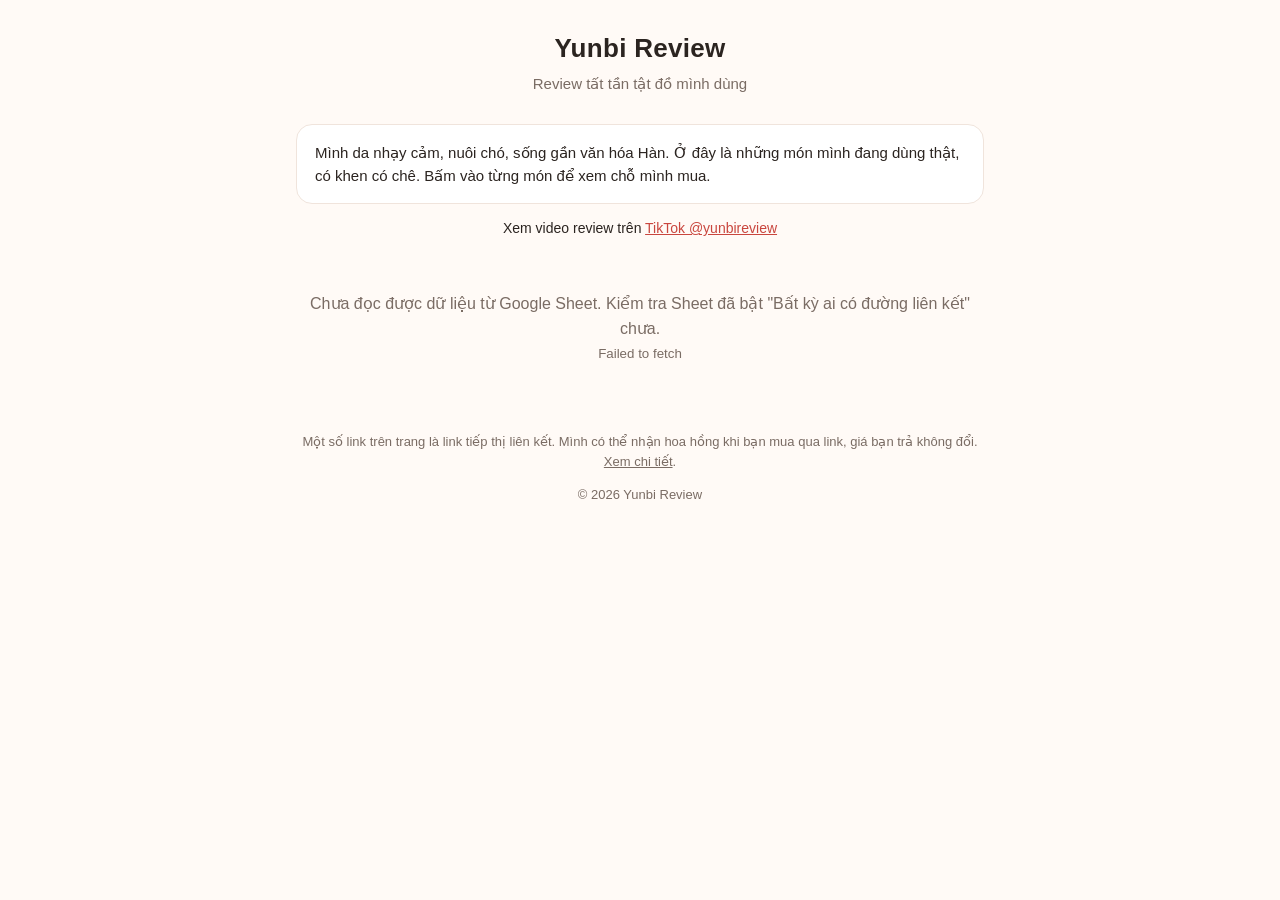
<file: index.html>
<!DOCTYPE html>
<html lang="vi">
<head>
  <meta charset="utf-8">
  <meta name="viewport" content="width=device-width, initial-scale=1">
  <title>Yunbi Review</title>
  <meta name="description" content="Review tất tần tật đồ mình dùng: skincare cho da nhạy cảm, đồ cho nhà nuôi chó, đồ Hàn đáng mua. Có khen có chê, link mua ở từng món.">
  <meta property="og:title" content="Yunbi Review">
  <meta property="og:description" content="Review tất tần tật đồ mình dùng. Có khen có chê, link mua ở từng món.">
  <!-- PINTEREST: dán thẻ meta xác minh của Pinterest vào dòng dưới -->

  <link rel="stylesheet" href="style.css">
</head>
<body data-page="index">
<div class="wrap">
<header class="top">
  <h1><a href="index.html">Yunbi Review</a></h1>
  <p class="tag">Review tất tần tật đồ mình dùng</p>
</header>
<div class="intro">Mình da nhạy cảm, nuôi chó, sống gần văn hóa Hàn. Ở đây là những món mình đang dùng thật, có khen có chê. Bấm vào từng món để xem chỗ mình mua.</div>
<p class="social">Xem video review trên <a href="https://www.tiktok.com/@yunbireview" target="_blank" rel="noopener">TikTok @yunbireview</a></p>
<div id="app"><p class="empty">Đang tải...</p></div>
<footer>
  <p>Một số link trên trang là link tiếp thị liên kết. Mình có thể nhận hoa hồng khi bạn mua qua link, giá bạn trả không đổi. <a href="disclosure.html">Xem chi tiết</a>.</p>
  <p>&copy; 2026 Yunbi Review</p>
</footer>
</div>
<script src="app.js"></script>
</body>
</html>
</file>
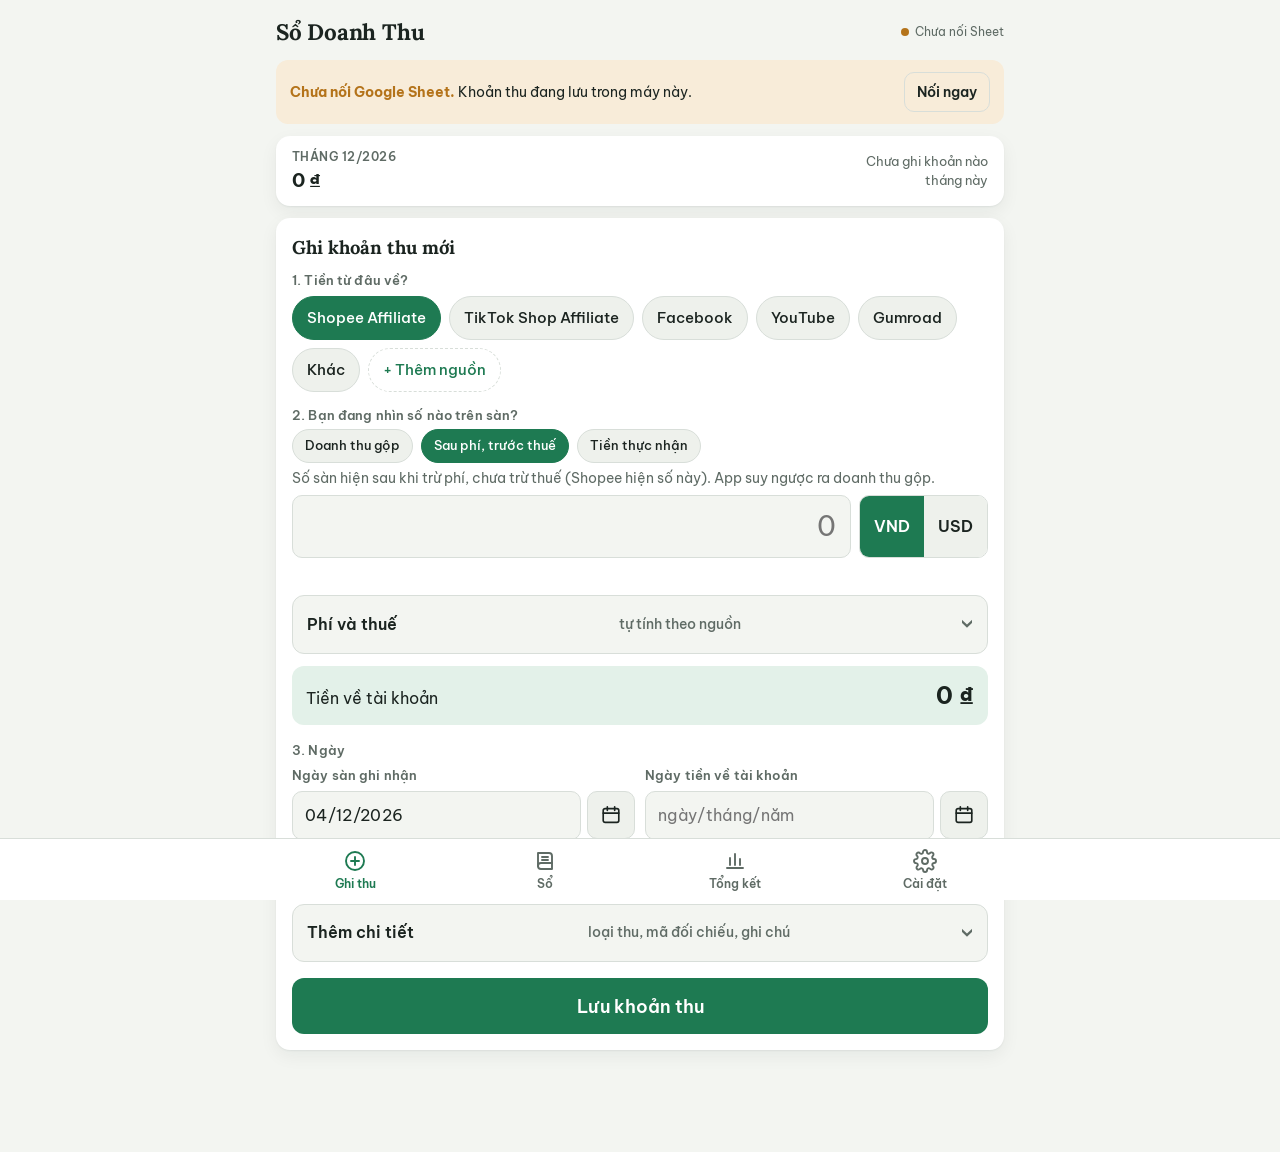
<file: so/index.html>
<!doctype html>
<html lang="vi">
<head>
<meta charset="utf-8">
<meta name="viewport" content="width=device-width,initial-scale=1,viewport-fit=cover">
<title>Sổ Doanh Thu</title>
<meta name="robots" content="noindex,nofollow">
<meta name="theme-color" content="#1e7a52">
<link rel="manifest" href="manifest.webmanifest">
<link rel="icon" type="image/png" href="icon-192.png">
<link rel="apple-touch-icon" href="apple-touch-icon.png">
<meta name="mobile-web-app-capable" content="yes">
<meta name="apple-mobile-web-app-capable" content="yes">
<meta name="apple-mobile-web-app-title" content="Sổ Doanh Thu">
<meta name="apple-mobile-web-app-status-bar-style" content="default">
<link rel="preconnect" href="https://fonts.googleapis.com">
<link rel="preconnect" href="https://fonts.gstatic.com" crossorigin>
<link rel="stylesheet" href="https://fonts.googleapis.com/css2?family=Be+Vietnam+Pro:wght@400;500;600;700&family=Lora:wght@600;700&display=swap">
<style>
/* Bố cục: một cột trên điện thoại, thanh chuyển trang dưới cùng; sổ cái giấy xanh, số liệu canh cột */
:root{
  --bg:#f3f5f1; --card:#ffffff; --fg:#1b2420; --muted:#5f6b65; --line:#d8ded9;
  --accent:#1e7a52; --accent-fg:#ffffff; --accent-soft:#e3f1e9;
  --tax:#b4731a; --tax-soft:#f8ecd9; --danger:#b8412e; --danger-soft:#f9e3df;
  --chip:#eef1ec; --shadow:0 1px 2px rgba(20,40,30,.06),0 6px 18px rgba(20,40,30,.06);
  --font:"Be Vietnam Pro",system-ui,-apple-system,"Segoe UI",Roboto,Arial,sans-serif;
  --display:"Lora",Georgia,"Times New Roman",serif;
  color-scheme:light;
}
@media (prefers-color-scheme: dark){ :root{
  --bg:#111816; --card:#1a2320; --fg:#e7ece8; --muted:#9aa8a0; --line:#2c3833;
  --accent:#4fc48f; --accent-fg:#0d1a14; --accent-soft:#1d3a2d;
  --tax:#e0a152; --tax-soft:#3a2d18; --danger:#f08a78; --danger-soft:#3f221c;
  --chip:#232e2a; --shadow:0 1px 2px rgba(0,0,0,.3),0 6px 18px rgba(0,0,0,.25); color-scheme:dark } }

*{box-sizing:border-box}
[hidden]{display:none!important}
html,body{height:100%}
body{margin:0;background:var(--bg);color:var(--fg);font-family:var(--font);font-size:16px;line-height:1.45;-webkit-text-size-adjust:100%;-webkit-tap-highlight-color:transparent}
img{max-width:100%}
.wrap{max-width:760px;margin:0 auto;padding-left:max(16px,env(safe-area-inset-left,0px));padding-right:max(16px,env(safe-area-inset-right,0px));padding-top:calc(12px + env(safe-area-inset-top,0px));padding-bottom:calc(88px + env(safe-area-inset-bottom,0px))}
header.top{display:flex;align-items:center;justify-content:space-between;gap:12px;padding-block:4px 12px}
header.top h1{font-family:var(--display);font-size:1.4rem;margin:0;font-weight:700;letter-spacing:-.01em}
.status{font:inherit;font-size:.78rem;color:var(--muted);display:flex;align-items:center;gap:6px;white-space:nowrap;background:transparent;border:0;padding:6px 0;cursor:pointer}
.status .dot{width:8px;height:8px;border-radius:50%;background:var(--muted);flex:0 0 auto}
.status.ok .dot{background:var(--accent)}
.status.warn .dot{background:var(--tax)}
.status.busy .dot{background:var(--accent);animation:pulse 1s infinite alternate}
@keyframes pulse{from{opacity:1}to{opacity:.25}}

h2{font-family:var(--display);font-size:1.15rem;margin:0 0 10px;font-weight:700}
h3{font-size:.95rem;margin:0 0 8px;font-weight:600}
.card{background:var(--card);border-radius:14px;box-shadow:var(--shadow);padding:16px;margin-bottom:14px}
.hint{color:var(--muted);font-size:.85rem;margin:4px 0 0}
label.field{display:block;margin-bottom:12px}
label.field > span, .lbl{display:block;font-size:.82rem;font-weight:600;color:var(--muted);margin-bottom:6px;letter-spacing:.01em}
input[type=text],input[type=url],input[type=number],input[type=date],select,textarea{
  width:100%;font:inherit;font-size:16px;padding:12px 12px;border:1.5px solid var(--line);border-radius:10px;background:var(--bg);color:var(--fg);min-height:48px}
input:focus,select:focus,textarea:focus,button:focus-visible,a:focus-visible{outline:3px solid var(--accent-soft);border-color:var(--accent);outline-offset:0}
input[readonly]{opacity:.7}
textarea{min-height:72px;resize:vertical}
.money{font-variant-numeric:tabular-nums;text-align:right;font-weight:600}
.row{display:flex;gap:10px;flex-wrap:wrap}
.row > *{flex:1 1 160px;min-width:0}
.chips{display:flex;flex-wrap:wrap;gap:8px}
.chip{border:1.5px solid var(--line);background:var(--chip);color:var(--fg);border-radius:999px;padding:10px 14px;font:inherit;font-size:.95rem;font-weight:500;cursor:pointer;min-height:44px}
.chip[aria-pressed="true"]{background:var(--accent);color:var(--accent-fg);border-color:var(--accent)}
.chip.add{border-style:dashed;background:transparent;color:var(--accent)}
.chip.sm{padding:6px 12px;min-height:34px;font-size:.84rem}
.seg{display:inline-flex;border:1.5px solid var(--line);border-radius:10px;overflow:hidden}
.seg button{font:inherit;font-weight:600;padding:10px 16px;border:0;background:var(--chip);color:var(--fg);cursor:pointer;min-height:44px}
.seg button[aria-pressed="true"]{background:var(--accent);color:var(--accent-fg)}
.seg.tk-basis{display:flex;width:100%;margin-bottom:10px}
.seg.tk-basis button{flex:1 1 0;min-width:0;font-size:.88rem;padding:10px 8px;line-height:1.25}
.btn{font:inherit;font-weight:600;font-size:1rem;border:0;border-radius:12px;padding:14px 18px;cursor:pointer;min-height:50px;background:var(--chip);color:var(--fg);text-decoration:none;display:inline-flex;align-items:center;justify-content:center;text-align:center}
.btn.primary{background:var(--accent);color:var(--accent-fg);width:100%;font-size:1.1rem;min-height:56px}
.btn.ghost{background:transparent;border:1.5px solid var(--line)}
.btn.danger{background:var(--danger-soft);color:var(--danger)}
.btn.sm{padding:8px 12px;min-height:40px;font-size:.9rem;border-radius:10px}
.btn[disabled]{opacity:.55;cursor:default}
.actions{display:flex;gap:10px;flex-wrap:wrap;margin-top:10px}
.actions > .btn{flex:1 1 140px}

/* Ô số tiền to */
.amount-box{margin-top:14px}
.amount-box .lbl{margin-bottom:4px}
.amount-wrap{display:flex;gap:8px;align-items:stretch;margin-top:6px}
.amount-wrap input{font-size:1.75rem;padding:10px 14px;min-height:60px;flex:1 1 auto;min-width:0}
.amount-wrap .seg{flex:0 0 auto}
.amount-wrap .seg button{min-height:60px;padding:0 14px}
.words{min-height:1.3em;font-size:.95rem;color:var(--accent);font-weight:600;margin-top:6px;text-align:right}
.words.warn{color:var(--tax)}
.quick{display:flex;gap:6px;margin-top:6px;flex-wrap:wrap}
div.field{margin-bottom:12px}
.date-wrap{position:relative;display:flex;gap:6px}
.date-wrap .date-vn{flex:1 1 auto;min-width:0;font-variant-numeric:tabular-nums;letter-spacing:.02em}
.date-vn.bad{border-color:var(--danger);background:var(--danger-soft)}
.date-wrap .cal{flex:0 0 48px;height:48px;border:1.5px solid var(--line);border-radius:10px;background:var(--chip);color:var(--fg);display:flex;align-items:center;justify-content:center}
.date-wrap .cal svg{width:22px;height:22px;stroke:currentColor;fill:none;stroke-width:1.8;stroke-linecap:round;stroke-linejoin:round}
.date-wrap input.date-native{position:absolute;right:0;top:0;width:48px;height:48px;min-height:0;opacity:0;padding:0;margin:0;border:0;cursor:pointer;color:transparent;background:transparent}
.date-wrap input.date-native:focus-visible + *, .date-wrap:focus-within .cal{border-color:var(--accent)}

/* Khối gập */
details.fold{border:1.5px solid var(--line);border-radius:12px;margin-top:12px;background:var(--bg)}
details.fold > summary{list-style:none;cursor:pointer;padding:12px 14px;display:flex;justify-content:space-between;align-items:center;gap:10px;font-weight:600;min-height:48px}
details.fold > summary::-webkit-details-marker{display:none}
details.fold > summary .sum{color:var(--muted);font-weight:500;font-size:.85rem;text-align:right;font-variant-numeric:tabular-nums;min-width:0;overflow-wrap:anywhere}
details.fold > summary::after{content:"›";font-size:1.4rem;color:var(--muted);transform:rotate(90deg);flex:0 0 auto;transition:transform .15s}
details.fold[open] > summary::after{transform:rotate(-90deg)}
details.fold .body{padding:2px 14px 14px}
.breakdown{font-size:.9rem;border-top:1px dashed var(--line);margin-top:4px;font-variant-numeric:tabular-nums}
.breakdown div{display:flex;justify-content:space-between;gap:10px;padding:6px 0;border-bottom:1px dashed var(--line)}
.breakdown div:last-child{border-bottom:0}
.breakdown .k{color:var(--muted)}
.breakdown .mid{font-weight:600}
.breakdown .tax{color:var(--tax)}
.note{font-size:.85rem;color:var(--muted);padding:10px 12px;border-left:3px solid var(--tax);background:var(--tax-soft);border-radius:8px;margin:0}
.note.ok{border-left-color:var(--accent);background:var(--accent-soft)}
.total-line{display:flex;justify-content:space-between;align-items:baseline;gap:10px;padding:12px 14px;border-radius:12px;background:var(--accent-soft);margin:12px 0 4px}
.total-line b{font-size:1.5rem;font-variant-numeric:tabular-nums;white-space:nowrap}
.total-line small{display:block;color:var(--muted);font-weight:400;font-size:.8rem}
.deduct{display:grid;grid-template-columns:1fr 1fr 1fr;gap:10px;margin-top:10px}
@media (max-width:460px){.deduct{grid-template-columns:1fr}}
.deduct .pct{font-size:.76rem;color:var(--tax);font-weight:600;font-style:normal}
.toast{position:fixed;left:50%;bottom:calc(92px + env(safe-area-inset-bottom,0px));transform:translateX(-50%);background:var(--fg);color:var(--bg);padding:12px 18px;border-radius:12px;font-weight:600;box-shadow:var(--shadow);z-index:30;max-width:calc(100vw - 32px);text-align:center}
.toast.err{background:var(--danger);color:#fff}

/* Dải trên đầu trang Ghi thu */
.strip{display:flex;justify-content:space-between;align-items:center;gap:10px;background:var(--card);border-radius:14px;box-shadow:var(--shadow);padding:12px 16px;margin-bottom:12px;text-decoration:none;color:var(--fg)}
.strip .k{font-size:.78rem;color:var(--muted);font-weight:600;text-transform:uppercase;letter-spacing:.04em}
.strip .v{font-size:1.2rem;font-weight:700;font-variant-numeric:tabular-nums}
.strip .r{text-align:right;font-size:.82rem;color:var(--muted);font-variant-numeric:tabular-nums}
.strip .r b{color:var(--fg)}
.banner{display:flex;gap:10px;align-items:center;justify-content:space-between;flex-wrap:wrap;padding:12px 14px;border-radius:12px;background:var(--tax-soft);color:var(--fg);margin-bottom:12px;font-size:.9rem}
.banner b{color:var(--tax)}

/* Thanh chuyển trang */
nav.tabs{position:fixed;left:0;right:0;bottom:0;z-index:20;background:var(--card);border-top:1px solid var(--line);display:flex;justify-content:center;padding-bottom:env(safe-area-inset-bottom,0px);padding-left:env(safe-area-inset-left,0px);padding-right:env(safe-area-inset-right,0px)}
nav.tabs .inner{display:flex;width:100%;max-width:760px}
nav.tabs a{flex:1;text-decoration:none;color:var(--muted);display:flex;flex-direction:column;align-items:center;gap:2px;padding:10px 4px 8px;font-size:.74rem;font-weight:600;min-height:60px}
nav.tabs a svg{width:24px;height:24px;stroke:currentColor;fill:none;stroke-width:1.9;stroke-linecap:round;stroke-linejoin:round}
nav.tabs a[aria-current="page"]{color:var(--accent)}

/* Sổ (danh sách) */
.filters{display:flex;gap:8px;flex-wrap:wrap;margin-bottom:12px}
.filters select{flex:1 1 110px;width:auto;min-height:44px;padding:8px 10px}
.month-head{display:flex;justify-content:space-between;align-items:baseline;gap:8px;padding:12px 4px 6px;color:var(--muted);font-size:.85rem;font-weight:600;flex-wrap:wrap}
.month-head b{color:var(--fg);font-variant-numeric:tabular-nums;font-size:.95rem}
.entry{display:grid;grid-template-columns:minmax(0,1fr) auto;gap:4px 12px;width:100%;text-align:left;font:inherit;color:var(--fg);background:var(--card);border:0;border-bottom:1px solid var(--line);padding:12px 14px;cursor:pointer}
.entry:last-child{border-bottom:0}
.entry .t1{font-weight:600}
.entry .t2{color:var(--muted);font-size:.82rem;overflow-wrap:anywhere}
.entry .m1{font-variant-numeric:tabular-nums;font-weight:700;text-align:right;font-size:1.05rem}
.entry .m2{color:var(--muted);font-size:.8rem;text-align:right;font-variant-numeric:tabular-nums}
.pill{display:inline-block;font-size:.72rem;font-weight:600;padding:2px 8px;border-radius:999px;background:var(--chip);color:var(--muted);margin-left:6px;vertical-align:middle}
.pill.wait{background:var(--tax-soft);color:var(--tax)}
.group{box-shadow:var(--shadow);border-radius:12px;overflow:hidden;background:var(--card)}
.empty{text-align:center;color:var(--muted);padding:28px 12px}
.empty b{display:block;color:var(--fg);margin-bottom:4px}

/* Tổng kết */
.tiles{display:grid;grid-template-columns:repeat(2,minmax(0,1fr));gap:10px;margin-bottom:14px}
.tile{background:var(--card);border-radius:12px;padding:12px 14px;box-shadow:var(--shadow);min-width:0}
.tile .k{font-size:.76rem;color:var(--muted);font-weight:600;text-transform:uppercase;letter-spacing:.04em}
.tile .v{font-size:1.2rem;font-weight:700;font-variant-numeric:tabular-nums;margin-top:2px;overflow-wrap:anywhere}
.tile.big{grid-column:1 / -1;background:var(--accent);color:var(--accent-fg)}
.tile.big .k{color:var(--accent-fg);opacity:.85}
.tile.big .v{font-size:1.9rem;font-family:var(--display)}
.tile.big .s{color:var(--accent-fg);opacity:.9}
.tile.grp{grid-column:1 / -1;border-left:4px solid var(--accent)}
.tile.grp.tax{border-left-color:var(--tax)}
.tile .s{font-size:.82rem;color:var(--muted);margin-top:4px;font-variant-numeric:tabular-nums}
.tile .s b{color:var(--fg)}
.tile.grp.tax .s b{color:var(--tax)}
.bar{height:10px;border-radius:999px;background:var(--chip);overflow:hidden;margin:8px 0 4px}
.bar i{display:block;height:100%;background:var(--accent);border-radius:999px}
.tbl-wrap{overflow-x:auto;-webkit-overflow-scrolling:touch}
table{border-collapse:collapse;width:100%;font-size:.9rem;min-width:420px}
th,td{padding:8px 8px;border-bottom:1px solid var(--line);text-align:right;font-variant-numeric:tabular-nums;white-space:nowrap}
th:first-child,td:first-child{text-align:left}
th{font-size:.76rem;color:var(--muted);font-weight:600;text-transform:uppercase;letter-spacing:.03em}
tfoot td{font-weight:700;border-top:2px solid var(--fg);border-bottom:0}

/* Cài đặt: mỗi nguồn một thẻ */
.src-card{border:1.5px solid var(--line);border-radius:12px;padding:12px;margin-bottom:10px;background:var(--bg)}
.src-card .head{display:flex;gap:8px;align-items:center}
.src-card .head input{font-weight:600}
.src-card .x{flex:0 0 auto;background:transparent;border:1.5px solid var(--line);border-radius:10px;color:var(--danger);font-size:1.2rem;cursor:pointer;width:44px;height:44px;line-height:1}
.src-card .grid{display:grid;grid-template-columns:repeat(3,minmax(0,1fr));gap:8px;margin-top:10px}
.src-card .grid label span{display:block;font-size:.74rem;color:var(--muted);font-weight:600;margin-bottom:4px}
.src-card .grid input{min-height:44px;padding:8px 10px;text-align:right}
.src-card .opts{display:flex;gap:8px;margin-top:10px;flex-wrap:wrap;align-items:flex-end}
.src-card .opts label.sel{flex:1 1 160px}
.src-card .opts label.sel span{display:block;font-size:.74rem;color:var(--muted);font-weight:600;margin-bottom:4px}
.src-card .opts select{min-height:44px;padding:8px 10px}
.src-card .toggle{flex:1 1 180px;display:flex;align-items:center;gap:10px;padding:10px 12px;border:1.5px solid var(--line);border-radius:10px;cursor:pointer;min-height:44px;font-size:.9rem;font-weight:600}
.src-card .toggle input{width:22px;height:22px;accent-color:var(--accent);margin:0;flex:0 0 auto}
.confirm{display:flex;gap:8px;align-items:center;flex-wrap:wrap;padding:10px 12px;border-radius:10px;background:var(--danger-soft);color:var(--danger);font-weight:600;margin-top:10px}
.steps{margin:6px 0 0;padding-left:20px;font-size:.9rem}
.steps li{margin-bottom:4px}
.kv{display:flex;justify-content:space-between;gap:10px;font-size:.9rem;padding:6px 0;border-bottom:1px dashed var(--line)}
.kv:last-child{border-bottom:0}
.kv span:first-child{color:var(--muted)}
a{color:var(--accent)}
code{font-size:.85em;background:var(--chip);padding:1px 5px;border-radius:5px;overflow-wrap:anywhere}
@media (prefers-reduced-motion: no-preference){.bar i{transition:width .4s ease}}
@media (prefers-reduced-motion: reduce){details.fold > summary::after{transition:none}.status.busy .dot{animation:none}}
</style>
</head>
<body>
<div class="wrap">
  <header class="top">
    <h1>Sổ Doanh Thu</h1>
    <button class="status" id="status" type="button" aria-label="Tình trạng lưu"><span class="dot"></span><span id="statusText">Đang mở sổ…</span></button>
  </header>

  <!-- ===== GHI KHOẢN THU ===== -->
  <section class="view" id="view-ghi">
    <div class="banner" id="setupBanner" hidden>
      <span><b>Chưa nối Google Sheet.</b> Khoản thu đang lưu trong máy này.</span>
      <a class="btn sm ghost" href="#cai-dat">Nối ngay</a>
    </div>
    <a class="strip" href="#so" id="monthStrip"></a>
    <div class="card">
      <h2 id="formTitle">Ghi khoản thu mới</h2>

      <div class="lbl">1. Tiền từ đâu về?</div>
      <div class="chips" id="srcChips"></div>
      <div id="newSrcBox" class="row" hidden style="margin-top:10px">
        <input type="text" id="newSrcName" placeholder="Tên nguồn mới, ví dụ: Facebook Reels" aria-label="Tên nguồn mới">
        <button class="btn sm" id="newSrcSave" type="button" style="flex:0 0 auto">Thêm</button>
      </div>

      <div class="amount-box">
        <div class="lbl">2. Bạn đang nhìn số nào trên sàn?</div>
        <div class="chips" id="modeChips">
          <button type="button" class="chip sm" data-mode="gop">Doanh thu gộp</button>
          <button type="button" class="chip sm" data-mode="sauphi">Sau phí, trước thuế</button>
          <button type="button" class="chip sm" data-mode="thucnhan">Tiền thực nhận</button>
        </div>
        <p class="hint" id="modeHint" style="margin:6px 0 0"></p>
        <div class="amount-wrap">
          <input type="text" id="fSoTien" class="money" inputmode="numeric" placeholder="0" aria-label="Số tiền" autocomplete="off">
          <div class="seg" role="group" aria-label="Loại tiền">
            <button type="button" id="curVND" aria-pressed="true">VND</button>
            <button type="button" id="curUSD" aria-pressed="false">USD</button>
          </div>
        </div>
        <div class="words" id="words" aria-live="polite"></div>
        <label class="field" id="rateBox" hidden style="margin-top:6px"><span>Tỷ giá 1 USD = ? VND</span>
          <input type="text" id="fTyGia" class="money" inputmode="numeric" placeholder="25.000">
        </label>
      </div>

      <details class="fold" id="foldTax">
        <summary><span>Phí và thuế</span><span class="sum" id="taxSum"></span></summary>
        <div class="body">
          <p class="note" id="ktNote"></p>
          <div class="deduct">
            <label class="field"><span>Phí sàn <em class="pct" id="pctPhi"></em></span><input type="text" id="fPhi" class="money" inputmode="numeric" placeholder="0"></label>
            <label class="field"><span>Thuế TNCN <em class="pct" id="pctTNCN"></em></span><input type="text" id="fTNCN" class="money" inputmode="numeric" placeholder="0"></label>
            <label class="field"><span>Thuế GTGT <em class="pct" id="pctGTGT"></em></span><input type="text" id="fGTGT" class="money" inputmode="numeric" placeholder="0"></label>
          </div>
          <p class="hint" style="margin:0 0 8px">App tự tính theo % của nguồn. Nếu bảng kê của sàn ghi số khác, sửa thẳng vào ô trên.</p>
          <div class="breakdown" id="breakdown"></div>
        </div>
      </details>

      <div class="total-line"><span>Tiền về tài khoản<small id="totalSub"></small></span><b id="thucNhan">0 ₫</b></div>

      <div class="lbl" style="margin-top:16px">3. Ngày</div>
      <div class="row">
        <div class="field"><label class="lbl" for="fNgaySan">Ngày sàn ghi nhận</label>
          <div class="date-wrap"><input type="text" id="fNgaySan" class="date-vn" inputmode="decimal" placeholder="ngày/tháng/năm" maxlength="10" autocomplete="off"><span class="cal" aria-hidden="true"><svg viewBox="0 0 24 24"><rect x="3.5" y="5" width="17" height="15" rx="2"/><path d="M3.5 10h17M8 3v4M16 3v4"/></svg></span><input type="date" class="date-native" aria-label="Chọn ngày sàn ghi nhận trên lịch"></div>
          <span class="quick"><button type="button" class="chip sm" data-q="san:0">Hôm nay</button><button type="button" class="chip sm" data-q="san:1">Hôm qua</button></span>
        </div>
        <div class="field"><label class="lbl" for="fNgayNhan">Ngày tiền về tài khoản</label>
          <div class="date-wrap"><input type="text" id="fNgayNhan" class="date-vn" inputmode="decimal" placeholder="ngày/tháng/năm" maxlength="10" autocomplete="off"><span class="cal" aria-hidden="true"><svg viewBox="0 0 24 24"><rect x="3.5" y="5" width="17" height="15" rx="2"/><path d="M3.5 10h17M8 3v4M16 3v4"/></svg></span><input type="date" class="date-native" aria-label="Chọn ngày tiền về trên lịch"></div>
          <span class="quick"><button type="button" class="chip sm" data-q="nhan:0">Hôm nay</button><button type="button" class="chip sm" data-q="nhan:clear">Chưa về</button></span>
        </div>
      </div>

      <details class="fold" id="foldMore">
        <summary><span>Thêm chi tiết</span><span class="sum" id="moreSum">loại thu, mã đối chiếu, ghi chú</span></summary>
        <div class="body">
          <label class="field" style="margin-top:8px"><span>Loại thu</span>
            <select id="fLoai">
              <option>Hoa hồng affiliate</option>
              <option>Thưởng / bonus</option>
              <option>Bán hàng / sản phẩm số</option>
              <option>Quảng cáo / booking</option>
              <option>Quà tặng / donate</option>
              <option>Khác</option>
            </select>
          </label>
          <label class="field"><span>Mã đối chiếu <small style="font-weight:400">(mã kỳ thanh toán, mã giao dịch…)</small></span><input type="text" id="fMa" placeholder="Không bắt buộc"></label>
          <label class="field" style="margin-bottom:0"><span>Ghi chú</span><textarea id="fGhiChu" placeholder="Ví dụ: hoa hồng kỳ 16–31/10"></textarea></label>
        </div>
      </details>

      <button class="btn primary" id="btnSave" type="button" style="margin-top:16px">Lưu khoản thu</button>
      <div class="actions" id="editActions" hidden>
        <button class="btn ghost" id="btnCancel" type="button">Hủy sửa</button>
        <button class="btn danger" id="btnDelete" type="button">Xóa khoản này</button>
      </div>
      <div class="confirm" id="confirmDel" hidden>
        <span>Xóa hẳn khoản thu này?</span>
        <button class="btn sm danger" id="btnDeleteYes" type="button">Xóa</button>
        <button class="btn sm ghost" id="btnDeleteNo" type="button">Không</button>
      </div>
    </div>
  </section>

  <!-- ===== SỔ ===== -->
  <section class="view" id="view-so" hidden>
    <div class="filters">
      <select id="flYear" aria-label="Năm"></select>
      <select id="flMonth" aria-label="Tháng"><option value="">Cả năm</option></select>
      <select id="flSrc" aria-label="Nguồn"><option value="">Mọi nguồn</option></select>
    </div>
    <p class="hint" style="margin:0 0 8px">Bấm vào một khoản để sửa hoặc xóa.</p>
    <div id="listBox"></div>
  </section>

  <!-- ===== TỔNG KẾT ===== -->
  <section class="view" id="view-tong-ket" hidden>
    <div class="seg tk-basis" role="group" aria-label="Tính tổng theo ngày nào">
      <button type="button" id="tkSan" aria-pressed="true">Theo ngày sàn ghi nhận</button>
      <button type="button" id="tkNhan" aria-pressed="false">Theo ngày tiền về</button>
    </div>
    <div class="filters">
      <select id="tkYear" aria-label="Năm tổng kết"></select>
    </div>
    <div class="tiles" id="tiles"></div>
    <div class="card" id="nguongCard"></div>
    <div class="card">
      <h3>Theo tháng</h3>
      <div class="tbl-wrap" id="tblMonth"></div>
    </div>
    <div class="card">
      <h3>Theo nguồn thu</h3>
      <div class="tbl-wrap" id="tblSrc"></div>
    </div>
    <div class="card">
      <h3>Google Sheet</h3>
      <p class="hint" style="margin-bottom:10px">Mỗi khoản bạn lưu được gửi thẳng vào tab <b>doanhthu</b>, tab <b>tongket</b> tự tính lại. Không cần bấm xuất.</p>
      <a class="btn ghost" id="lnkSheet" href="#" target="_blank" rel="noopener" style="width:100%">Mở Google Sheet</a>
    </div>
    <p class="note">Mức % thuế, ngưỡng doanh thu phải nộp thuế và cách khai có thể thay đổi theo năm. Số trong app chỉ để bạn theo dõi và đối chiếu. Trước khi khai, kiểm tra lại với cơ quan thuế hoặc ứng dụng eTax Mobile.</p>
  </section>

  <!-- ===== CÀI ĐẶT ===== -->
  <section class="view" id="view-cai-dat" hidden>
    <div class="card" id="installCard" hidden>
      <h2>Cài app vào điện thoại</h2>
      <button class="btn primary" id="btnInstall" type="button" hidden>Cài app</button>
      <div id="installIos" hidden>
        <ol class="steps">
          <li>Mở trang này bằng <b>Safari</b>.</li>
          <li>Bấm nút <b>Chia sẻ</b> (ô vuông có mũi tên lên).</li>
          <li>Chọn <b>Thêm vào MH chính</b> → <b>Thêm</b>.</li>
          <li>Mở app từ biểu tượng mới ngoài màn hình, rồi nối Google Sheet ở mục dưới.</li>
        </ol>
      </div>
      <div id="installOther" hidden>
        <ol class="steps">
          <li>Mở trang này bằng <b>Chrome</b>.</li>
          <li>Bấm <b>⋮</b> ở góc trên → <b>Cài đặt ứng dụng</b> hoặc <b>Thêm vào màn hình chính</b>.</li>
          <li>Mở app từ biểu tượng mới, rồi nối Google Sheet ở mục dưới.</li>
        </ol>
      </div>
    </div>

    <div class="card">
      <h2>Nối với Google Sheet</h2>
      <label class="field"><span>Link Apps Script <small style="font-weight:400">(đuôi /exec)</small></span><input type="url" id="setApi" placeholder="https://script.google.com/macros/s/…/exec" autocomplete="off" autocapitalize="off" spellcheck="false"></label>
      <div class="actions" style="margin-top:0">
        <button class="btn primary" id="btnApi" type="button">Lưu và kiểm tra</button>
      </div>
      <p class="hint" id="apiMsg"></p>
      <div style="margin-top:10px" id="syncInfo"></div>
      <div class="actions"><button class="btn ghost" id="btnSyncNow" type="button">Gửi và tải lại ngay</button></div>
      <p class="hint">Mỗi điện thoại hoặc máy tính chỉ cần dán link này một lần. Đừng gửi link cho người khác: ai có link đều đọc và sửa được sổ.</p>
    </div>

    <div class="card">
      <h2>Nguồn thu</h2>
      <p class="hint" style="margin-bottom:12px">Mỗi nguồn có % phí sàn, % thuế riêng, số bạn thường nhập, và sàn có kê khai thuế thay bạn hay không. Nguồn đứng đầu được chọn sẵn khi mở app.</p>
      <div id="srcList"></div>
      <div class="actions">
        <button class="btn ghost" id="btnAddSrc" type="button">+ Thêm nguồn</button>
      </div>
    </div>
    <div class="card">
      <h2>Ngưỡng doanh thu trong năm</h2>
      <label class="field"><span>Doanh thu từ mức này trở lên phải nộp thuế (VND)</span><input type="text" id="setNguong" class="money" inputmode="numeric"></label>
      <p class="hint">Đang để sẵn 1.000.000.000 đ/năm. Nếu quy định đổi, bạn sửa số ở đây.</p>
    </div>
    <div class="card">
      <h2>File Google Sheet</h2>
      <label class="field"><span>ID file Google Sheet <small style="font-weight:400">(cho nút Mở Google Sheet)</small></span><input type="text" id="setSheetId" autocomplete="off" autocapitalize="off" spellcheck="false"></label>
      <p class="hint">ID là đoạn chữ dài trong đường dẫn của file Sheet, giữa <code>/d/</code> và <code>/edit</code>.</p>
    </div>
    <button class="btn primary" id="btnSaveSrc" type="button">Lưu cài đặt</button>
  </section>
</div>

<nav class="tabs" aria-label="Chuyển trang">
  <div class="inner">
    <a href="#ghi" data-view="ghi"><svg viewBox="0 0 24 24"><circle cx="12" cy="12" r="9"/><path d="M12 8v8M8 12h8"/></svg>Ghi thu</a>
    <a href="#so" data-view="so"><svg viewBox="0 0 24 24"><path d="M5 4h11a3 3 0 0 1 3 3v13H8a3 3 0 0 1-3-3z"/><path d="M5 17a3 3 0 0 1 3-3h11M9 8h6M9 11h6"/></svg>Sổ</a>
    <a href="#tong-ket" data-view="tong-ket"><svg viewBox="0 0 24 24"><path d="M4 19h16M7 16V9M12 16V5M17 16v-6"/></svg>Tổng kết</a>
    <a href="#cai-dat" data-view="cai-dat"><svg viewBox="0 0 24 24"><circle cx="12" cy="12" r="3"/><path d="M19.4 15a1.7 1.7 0 0 0 .3 1.8l.1.1a2 2 0 1 1-2.8 2.8l-.1-.1a1.7 1.7 0 0 0-1.8-.3 1.7 1.7 0 0 0-1 1.5V21a2 2 0 1 1-4 0v-.1a1.7 1.7 0 0 0-1.1-1.5 1.7 1.7 0 0 0-1.8.3l-.1.1a2 2 0 1 1-2.8-2.8l.1-.1a1.7 1.7 0 0 0 .3-1.8 1.7 1.7 0 0 0-1.5-1H3a2 2 0 1 1 0-4h.1a1.7 1.7 0 0 0 1.5-1.1 1.7 1.7 0 0 0-.3-1.8l-.1-.1a2 2 0 1 1 2.8-2.8l.1.1a1.7 1.7 0 0 0 1.8.3H9a1.7 1.7 0 0 0 1-1.5V3a2 2 0 1 1 4 0v.1a1.7 1.7 0 0 0 1 1.5 1.7 1.7 0 0 0 1.8-.3l.1-.1a2 2 0 1 1 2.8 2.8l-.1.1a1.7 1.7 0 0 0-.3 1.8V9a1.7 1.7 0 0 0 1.5 1H21a2 2 0 1 1 0 4h-.1a1.7 1.7 0 0 0-1.5 1z"/></svg>Cài đặt</a>
  </div>
</nav>

<script>
(() => {
"use strict";
// ---------- Tiện ích ----------
const $ = (id) => document.getElementById(id);
const nf = new Intl.NumberFormat("vi-VN");
const VND = (n) => nf.format(Math.round(n || 0)) + " ₫";
const num = (n) => nf.format(Math.round(n || 0));
const isoDate = (d) => d.getFullYear() + "-" + String(d.getMonth()+1).padStart(2,"0") + "-" + String(d.getDate()).padStart(2,"0");
const today = () => isoDate(new Date());
const daysAgo = (n) => { const d = new Date(); d.setDate(d.getDate() - n); return isoDate(d); };
const parseVnd = (s) => Number(String(s || "").replace(/[^\d]/g, "")) || 0;
const parseUsd = (s) => { s = String(s || "").trim().replace(/\s/g,""); if (/^\d{1,3}(\.\d{3})+(,\d+)?$/.test(s)) s = s.replace(/\./g,"").replace(",","."); else s = s.replace(",","."); return Number(s) || 0; };
const fmtDate = (iso) => { if (!iso) return ""; const [y,m,d] = iso.split("-"); return d + "/" + m + "/" + y; };
const monthName = (m) => "Tháng " + Number(m);
const genId = () => "KT" + Date.now().toString(36).toUpperCase() + Math.random().toString(36).slice(2,5).toUpperCase();
function docTien(n){ n = Math.round(n || 0); if (!n) return ""; const ty = Math.floor(n / 1e9), tr = Math.floor(n % 1e9 / 1e6), ng = Math.floor(n % 1e6 / 1e3), d = n % 1e3; const p = []; if (ty) p.push(ty + " tỷ"); if (tr) p.push(tr + " triệu"); if (ng) p.push(ng + " nghìn"); if (d && !ty && !tr) p.push(d + " đồng"); return p.join(" "); }
let toastT; function toast(msg, err){ let t = $("toast"); if(!t){ t = document.createElement("div"); t.id="toast"; t.className="toast"; t.setAttribute("role","status"); document.body.appendChild(t);} t.textContent = msg; t.classList.toggle("err", !!err); t.hidden=false; clearTimeout(toastT); toastT=setTimeout(()=>{t.hidden=true;}, err?5000:3000); }
function esc(s){ return String(s==null?"":s).replace(/[&<>"]/g, c => ({"&":"&amp;","<":"&lt;",">":"&gt;",'"':"&quot;"}[c])); }
function timeAgo(iso){ if (!iso) return "chưa lần nào"; const s = Math.round((Date.now() - new Date(iso).getTime()) / 1000); if (s < 60) return "vừa xong"; if (s < 3600) return Math.floor(s/60) + " phút trước"; if (s < 86400) return Math.floor(s/3600) + " giờ trước"; return fmtDate(iso.slice(0,10)); }
function moneyInput(el){ el.addEventListener("input", () => { if (el.dataset.usd === "1") return; const v = parseVnd(el.value); el.value = v ? num(v) : ""; }); }

const DEFAULT_SETTINGS = {
  nguon: [
    { ten: "Shopee Affiliate", tncn: 5, gtgt: 5, phi: 0.98, nhap: "sauphi", khauTru: true, thueTren: "gop" },
    { ten: "TikTok Shop Affiliate", tncn: 5, gtgt: 5, phi: 0, nhap: "gop", khauTru: false, thueTren: "gop" },
    { ten: "Facebook", tncn: 5, gtgt: 5, phi: 0, nhap: "gop", khauTru: false, thueTren: "gop" },
    { ten: "YouTube", tncn: 5, gtgt: 5, phi: 0, nhap: "gop", khauTru: false, thueTren: "gop" },
    { ten: "Gumroad", tncn: 5, gtgt: 5, phi: 10, nhap: "thucnhan", khauTru: false, thueTren: "gop" },
    { ten: "Khác", tncn: 5, gtgt: 5, phi: 0, nhap: "gop", khauTru: false, thueTren: "gop" }
  ],
  nguong: 1000000000,
  sheetId: "1eQQ3UO97p2exG8BTGLFkzU9yr7nRAfJOSOSlJ7huHQk",
  tyGia: 25000
};
const mergeSettings = (s) => Object.assign(JSON.parse(JSON.stringify(DEFAULT_SETTINGS)), s || {});

// ---------- Lưu trong máy + gửi lên Google Sheet ----------
// Mỗi thay đổi được ghi ngay trong máy và xếp vào "hàng chờ gửi".
// Có mạng thì app gửi cả hàng chờ lên Sheet rồi tải lại bản mới nhất.
const LS = { url: "sdt.apiUrl", cache: "sdt.cache", outbox: "sdt.outbox" };
function lsGet(k, d){ try { const v = localStorage.getItem(k); return v == null ? d : JSON.parse(v); } catch(e){ return d; } }
function lsSet(k, v){ try { localStorage.setItem(k, JSON.stringify(v)); } catch(e){} }
let apiUrl = lsGet(LS.url, "");
let outbox = lsGet(LS.outbox, []);
let entries = [], settings = mergeSettings(null), lastSync = null, syncErr = "", syncing = false, syncAgain = false;
(() => { const c = lsGet(LS.cache, null); if (c) { entries = c.entries || []; settings = mergeSettings(c.settings); lastSync = c.at || null; } })();
function saveCache(){ lsSet(LS.cache, { entries, settings, at: lastSync }); }
function applyLocal(op){
  if (op.op === "save") { const i = entries.findIndex(x => x.id === op.entry.id); if (i >= 0) entries[i] = op.entry; else entries.push(op.entry); }
  else if (op.op === "delete") entries = entries.filter(x => x.id !== op.id);
  else if (op.op === "settings") settings = mergeSettings(op.settings);
}
function queue(op){
  op.qid = genId();
  if (op.op === "settings") outbox = outbox.filter(o => o.op !== "settings");
  outbox.push(op); lsSet(LS.outbox, outbox);
  applyLocal(op); saveCache(); renderAll(); sync();
}
function apiLoadUrl(){ return apiUrl + (apiUrl.includes("?") ? "&" : "?") + "action=load&t=" + Date.now(); }
async function callApi(ops){
  const res = ops.length
    ? await fetch(apiUrl, { method: "POST", headers: { "Content-Type": "text/plain;charset=utf-8" }, body: JSON.stringify({ action: "batch", ops }) })
    : await fetch(apiLoadUrl(), { cache: "no-store" });
  const text = await res.text(); let data;
  try { data = JSON.parse(text); } catch(e) { throw new Error("badlink"); }
  if (!data.ok) throw new Error(data.error || "Sheet báo lỗi");
  return data;
}
async function sync(){
  if (!apiUrl) { updateStatus(); return; }
  if (syncing) { syncAgain = true; return; }
  if (navigator.onLine === false) { updateStatus(); return; }
  syncing = true; updateStatus();
  const sent = outbox.slice();
  try {
    const data = await callApi(sent.map(({ qid, ...o }) => o));
    const sentIds = new Set(sent.map(o => o.qid));
    outbox = outbox.filter(o => !sentIds.has(o.qid)); lsSet(LS.outbox, outbox);
    entries = Array.isArray(data.entries) ? data.entries : [];
    if (data.settings) settings = mergeSettings(data.settings);
    outbox.forEach(applyLocal); // khoản ghi thêm trong lúc đang gửi
    lastSync = new Date().toISOString(); syncErr = "";
    saveCache(); renderAll(true);
  } catch(err) {
    syncErr = err && err.message === "badlink" ? "badlink" : (err && err.message) || "lỗi";
  }
  syncing = false; updateStatus();
  if (syncAgain) { syncAgain = false; sync(); }
}
function updateStatus(){
  const s = $("status"), t = $("statusText"), n = outbox.length;
  let cls = "ok", txt = "Đã lưu vào Sheet";
  if (!apiUrl) { cls = "warn"; txt = n ? "Chưa nối Sheet · " + n : "Chưa nối Sheet"; }
  else if (syncing) { cls = "busy"; txt = "Đang lưu…"; }
  else if (navigator.onLine === false) { cls = "warn"; txt = n ? "Mất mạng · " + n + " chưa gửi" : "Không có mạng"; }
  else if (syncErr) { cls = "warn"; txt = n ? "Chưa gửi được · " + n : "Chưa tải được Sheet"; }
  else if (n) { cls = "warn"; txt = n + " chưa gửi"; }
  s.className = "status " + cls; t.textContent = txt;
  $("setupBanner").hidden = !!apiUrl;
  renderSyncInfo();
}
function renderSyncInfo(){
  const box = $("syncInfo"); if (!box) return;
  const errTxt = syncErr === "badlink" ? "Link chưa đúng, hoặc khi triển khai chưa chọn \"Bất kỳ ai\"." : syncErr;
  box.innerHTML =
    '<div class="kv"><span>Tình trạng</span><span>' + esc($("statusText").textContent) + '</span></div>' +
    '<div class="kv"><span>Khoản chờ gửi</span><span>' + outbox.length + '</span></div>' +
    '<div class="kv"><span>Lần tải Sheet gần nhất</span><span>' + esc(timeAgo(lastSync)) + '</span></div>' +
    (syncErr && apiUrl ? '<div class="kv"><span>Lỗi</span><span>' + esc(errTxt) + '</span></div>' : "");
}
$("status").onclick = () => { location.hash = "#cai-dat"; };
$("btnSyncNow").onclick = () => { if (!apiUrl) return toast("Dán link Apps Script trước nha", true); sync(); };
$("btnApi").onclick = async () => {
  const v = $("setApi").value.trim(); const msg = $("apiMsg");
  if (!v) { apiUrl = ""; lsSet(LS.url, ""); msg.textContent = "Đã bỏ nối Google Sheet. Khoản thu lưu trong máy này."; updateStatus(); return; }
  if (!/^https:\/\/script\.google(usercontent)?\.com\/.+/.test(v)) { msg.textContent = "Link phải bắt đầu bằng https://script.google.com/"; return; }
  if (!/\/exec(\?.*)?$/.test(v)) { msg.textContent = "Link phải kết thúc bằng /exec. Bạn có đang dán nhầm link /dev hoặc link trang soạn mã không?"; return; }
  const old = apiUrl; apiUrl = v; $("btnApi").disabled = true; msg.textContent = "Đang kiểm tra…";
  try {
    const d = await callApi([]);
    lsSet(LS.url, v);
    msg.textContent = "Nối thành công. Sheet đang có " + (d.entries || []).length + " khoản." + (outbox.length ? " Đang gửi " + outbox.length + " khoản trong máy lên…" : "");
    syncErr = ""; sync();
  } catch(err) {
    apiUrl = old;
    msg.textContent = err.message === "badlink" ? "Không đọc được Sheet. Kiểm tra lại link (đuôi /exec) và lúc triển khai đã chọn \"Bất kỳ ai\"." : (navigator.onLine === false ? "Đang mất mạng, có mạng rồi bấm lại." : "Chưa nối được: " + err.message);
  }
  $("btnApi").disabled = false; updateStatus();
};
window.addEventListener("online", () => { updateStatus(); sync(); });
window.addEventListener("offline", updateStatus);
document.addEventListener("visibilitychange", () => { if (document.visibilityState === "visible") sync(); });

// ---------- Form ghi khoản thu ----------
let cur = "VND", editingId = null, dirty = { tncn:false, gtgt:false, phi:false }, selSrc = "", nhapMode = "gop";
const MODE_HINT = {
  gop: "Số sàn ghi nhận trước khi trừ gì. App tự tính phí sàn và thuế theo % của nguồn.",
  sauphi: "Số sàn hiện sau khi trừ phí, chưa trừ thuế (Shopee hiện số này). App suy ngược ra doanh thu gộp.",
  thucnhan: "Số tiền cuối cùng về tài khoản. App suy ngược ra phí, thuế và doanh thu gộp."
};
function setMode(m){ nhapMode = m; document.querySelectorAll("#modeChips .chip").forEach(b => b.setAttribute("aria-pressed", b.dataset.mode === m)); $("modeHint").textContent = MODE_HINT[m] || ""; }
document.querySelectorAll("#modeChips .chip").forEach(b => b.onclick = () => { setMode(b.dataset.mode); dirty = {tncn:false,gtgt:false,phi:false}; recalc(); });
// Ô ngày luôn hiện ngày/tháng/năm (ô ngày có sẵn của trình duyệt đổi theo ngôn ngữ máy nên có khi thành tháng/ngày/năm).
// Bên trong vẫn giữ dạng năm-tháng-ngày để tính toán và gửi lên Sheet.
function toIso(s){
  const m = String(s || "").trim().match(/^(\d{1,2})\/(\d{1,2})\/(\d{4})$/); if (!m) return "";
  const d = +m[1], mo = +m[2], y = +m[3]; const dt = new Date(y, mo - 1, d);
  if (dt.getFullYear() !== y || dt.getMonth() !== mo - 1 || dt.getDate() !== d) return "";
  return y + "-" + String(mo).padStart(2, "0") + "-" + String(d).padStart(2, "0");
}
function dateField(id){
  const t = $(id), nat = t.parentElement.querySelector(".date-native");
  // Gõ tự do: ngày/tháng có hay không có số 0 đều được (5/1/2026 hay 05/01/2026).
  // Dấu chấm, phẩy, gạch ngang tự đổi thành "/". Chỉ tự thêm "/" khi đang gõ ở cuối ô,
  // nên bấm vào giữa để sửa riêng một số ngày hoặc tháng vẫn được.
  t.addEventListener("input", (ev) => {
    const raw = t.value, caret = t.selectionStart == null ? raw.length : t.selectionStart;
    const atEnd = caret === raw.length, adding = !ev.inputType || ev.inputType.indexOf("insert") === 0;
    let v = raw.replace(/[.,\-\s]/g, "/").replace(/[^\d/]/g, "").replace(/\/{2,}/g, "/").replace(/^\//, "");
    if (atEnd && adding) {
      if (/^\d{8}$/.test(v)) v = v.slice(0, 2) + "/" + v.slice(2, 4) + "/" + v.slice(4);
      else if (/^\d{2}$/.test(v) || /^\d{1,2}\/\d{2}$/.test(v)) v += "/";
    }
    if (v !== raw) {
      const pos = atEnd ? v.length : Math.max(0, caret - (raw.length - v.length));
      t.value = v; try { t.setSelectionRange(pos, pos); } catch(e) {}
    }
    t.classList.toggle("bad", /^\d{1,2}\/\d{1,2}\/\d{4}$/.test(v) && !toIso(v));
  });
  t.addEventListener("blur", () => { t.classList.toggle("bad", !!t.value && !toIso(t.value)); });
  nat.addEventListener("click", () => { nat.value = toIso(t.value) || today(); try { nat.showPicker(); } catch(e) {} });
  nat.addEventListener("change", () => { if (nat.value) { t.value = fmtDate(nat.value); t.classList.remove("bad"); } });
  return {
    el: t,
    get value(){ return toIso(t.value); },
    set value(v){ t.value = v ? fmtDate(v) : ""; t.classList.remove("bad"); },
    get invalid(){ return !!t.value.trim() && !toIso(t.value); }
  };
}
const F = { loai:$("fLoai"), ngaySan:dateField("fNgaySan"), ngayNhan:dateField("fNgayNhan"), soTien:$("fSoTien"), tyGia:$("fTyGia"), tncn:$("fTNCN"), gtgt:$("fGTGT"), phi:$("fPhi"), ma:$("fMa"), ghiChu:$("fGhiChu") };
[F.tyGia, F.tncn, F.gtgt, F.phi].forEach(moneyInput);
F.soTien.addEventListener("input", () => { if (cur === "VND") { const v = parseVnd(F.soTien.value); F.soTien.value = v ? num(v) : ""; } recalc(); });
F.tyGia.addEventListener("input", recalc);
["tncn","gtgt","phi"].forEach(k => F[k].addEventListener("input", () => { dirty[k] = true; recalc(); }));
document.querySelectorAll(".quick .chip").forEach(b => b.onclick = (ev) => {
  ev.preventDefault();
  const [which, v] = b.dataset.q.split(":"); const el = which === "san" ? F.ngaySan : F.ngayNhan;
  el.value = v === "clear" ? "" : daysAgo(Number(v));
});
[F.ma, F.ghiChu, F.loai].forEach(el => el.addEventListener("input", updateMoreSum));
function updateMoreSum(){ const parts = []; if (F.loai.value !== "Hoa hồng affiliate") parts.push(F.loai.value); if (F.ma.value.trim()) parts.push("mã " + F.ma.value.trim()); if (F.ghiChu.value.trim()) parts.push(F.ghiChu.value.trim().slice(0, 30)); $("moreSum").textContent = parts.length ? parts.join(" · ") : "loại thu, mã đối chiếu, ghi chú"; }

function srcCfg(name){ return (settings.nguon || []).find(s => s.ten === name) || { ten:name, tncn:5, gtgt:5, phi:0, nhap:"gop", khauTru:false, thueTren:"gop" }; }
function isKT(c){ return c.khauTru === true; }
function taxOn(c){ return c.thueTren === "sauphi" ? "sauphi" : "gop"; } // thuế tính trên doanh thu gộp (mặc định) hay trên số sau phí
function inputVnd(){ const raw = cur === "USD" ? parseUsd(F.soTien.value) : parseVnd(F.soTien.value); return cur === "USD" ? Math.round(raw * parseVnd(F.tyGia.value)) : raw; }
// Doanh thu gộp → trừ phí sàn → "sau phí, trước thuế" → trừ thuế TNCN và GTGT → thực nhận.
// Thuế tính trên doanh thu gộp (Shopee làm vậy) hoặc trên số sau phí, tùy cài đặt của nguồn.
// Làm tròn giống bảng đối soát Shopee: phí = làm tròn (gộp × %phí);
// TNCN và GTGT làm tròn RIÊNG từng loại (ví dụ 5% của 71.851 = 3.592,55 → 3.593 mỗi loại).
// Khi suy ngược từ số sau phí hoặc tiền thực nhận, app thử vài số gộp quanh số ước tính,
// giữ những số tính xuôi ra đúng con số bạn nhập, rồi chọn số gần ước tính nhất.
function calc(){
  const c = srcCfg(selSrc), x = inputVnd(); const p = (c.phi || 0) / 100, r1 = (c.tncn || 0) / 100, r2 = (c.gtgt || 0) / 100, tr = r1 + r2, kt = isKT(c), onGross = taxOn(c) === "gop";
  const feeOf = (g) => Math.round(g * p);
  const tnOf = (b) => Math.round(b * r1), gtOf = (b) => Math.round(b * r2);
  const taxOf = (b) => tnOf(b) + gtOf(b);
  const findBest = (est, ok) => {
    const c0 = Math.round(est); let best = null;
    for (let d = -3; d <= 3; d++) { const v = c0 + d; if (v >= 0 && ok(v) && (best === null || Math.abs(v - est) < Math.abs(best - est))) best = v; }
    return best === null ? c0 : best;
  };
  const grossFromBase = (base) => findBest(p < 1 ? base / (1 - p) : base, (g) => g - feeOf(g) === base);
  let g, phi, base;
  if (nhapMode === "thucnhan" && kt) {
    // Số nhập là tiền về sau khi sàn đã trừ phí và thuế: suy ngược ra doanh thu gộp
    const net = x;
    if (onGross) {
      if (dirty.phi) { phi = parseVnd(F.phi.value); g = findBest(tr < 1 ? (net + phi) / (1 - tr) : net + phi, (v) => v - phi - taxOf(v) === net); }
      else { g = findBest((1 - p - tr) > 0 ? net / (1 - p - tr) : net, (v) => v - feeOf(v) - taxOf(v) === net); phi = feeOf(g); }
      base = g - phi;
    } else {
      base = findBest(tr < 1 ? net / (1 - tr) : net, (b) => b - taxOf(b) === net);
      if (dirty.phi) { phi = parseVnd(F.phi.value); g = base + phi; } else { g = grossFromBase(base); phi = g - base; }
    }
    const tn = tnOf(onGross ? g : base);
    return { g, phi, base, tn, gt: base - net - tn, net, kt, onGross };
  }
  if (nhapMode === "thucnhan" || nhapMode === "sauphi") {
    base = x;
    if (dirty.phi) { phi = parseVnd(F.phi.value); g = base + phi; } else { g = grossFromBase(base); phi = g - base; }
  } else { g = x; phi = dirty.phi ? parseVnd(F.phi.value) : feeOf(g); base = g - phi; }
  const tb = onGross ? g : base;
  const tn = dirty.tncn ? parseVnd(F.tncn.value) : tnOf(tb);
  const gt = dirty.gtgt ? parseVnd(F.gtgt.value) : gtOf(tb);
  return { g, phi, base, tn, gt, net: kt ? base - tn - gt : base, kt, onGross };
}
function recalc(){
  const c = srcCfg(selSrc); const r = calc(); const x = inputVnd();
  const tag = "% " + (r.onGross ? "trên gộp" : "trên sau phí") + (r.kt ? ", sàn đã trừ" : ", bạn tự nộp");
  $("pctTNCN").textContent = c.tncn ? "(" + c.tncn + tag + ")" : ""; $("pctGTGT").textContent = c.gtgt ? "(" + c.gtgt + tag + ")" : ""; $("pctPhi").textContent = c.phi ? "(" + c.phi + "%)" : "";
  $("ktNote").textContent = r.kt ? "Sàn này đã khấu trừ thuế và kê khai thay bạn. Thuế bị trừ thẳng vào tiền về." : "Sàn này KHÔNG kê khai thay. Tiền về chưa trừ thuế, app chỉ ước tính số thuế bạn phải tự kê khai và nộp.";
  $("ktNote").className = "note " + (r.kt ? "ok" : "");
  const lockTax = nhapMode === "thucnhan" && r.kt;
  if (!dirty.tncn || lockTax) F.tncn.value = r.tn ? num(r.tn) : "";
  if (!dirty.gtgt || lockTax) F.gtgt.value = r.gt ? num(r.gt) : "";
  if (!dirty.phi) F.phi.value = r.phi ? num(r.phi) : "";
  F.tncn.readOnly = lockTax; F.gtgt.readOnly = lockTax;
  const w = $("words");
  if (!x) { w.textContent = ""; w.className = "words"; }
  else if (cur === "USD") { w.textContent = "= " + VND(x) + (docTien(x) ? " (" + docTien(x) + ")" : ""); w.className = "words"; }
  else { w.textContent = docTien(x); w.className = "words" + (x >= 100000000 ? " warn" : ""); }
  $("taxSum").textContent = x ? "phí " + num(r.phi) + " · thuế " + num(r.tn + r.gt) + (r.kt ? "" : " (tự nộp)") : "tự tính theo nguồn";
  $("breakdown").innerHTML = x ?
    '<div><span class="k">Doanh thu gộp</span><b>' + num(r.g) + '</b></div>' +
    '<div><span class="k">− Phí sàn</span><span>' + num(r.phi) + '</span></div>' +
    '<div class="mid"><span>Sau phí, trước thuế</span><span>' + num(r.base) + '</span></div>' +
    '<div><span class="k">Thuế tính trên</span><span>' + (r.onGross ? "doanh thu gộp " + num(r.g) : "số sau phí " + num(r.base)) + '</span></div>' +
    (r.kt
      ? '<div><span class="k">− Thuế TNCN (sàn đã trừ)</span><span>' + num(r.tn) + '</span></div>' +
        '<div><span class="k">− Thuế GTGT (sàn đã trừ)</span><span>' + num(r.gt) + '</span></div>'
      : '<div><span class="k">Thuế TNCN tự nộp (chưa trừ)</span><span>' + num(r.tn) + '</span></div>' +
        '<div><span class="k">Thuế GTGT tự nộp (chưa trừ)</span><span>' + num(r.gt) + '</span></div>' +
        '<div class="mid tax"><span>Ước tính thuế bạn phải tự nộp</span><span>' + num(r.tn + r.gt) + '</span></div>') : "";
  $("thucNhan").textContent = VND(r.net);
  $("totalSub").textContent = x ? (r.kt ? "doanh thu gộp " + num(r.g) + " · sàn đã trừ thuế " + num(r.tn + r.gt) : "doanh thu gộp " + num(r.g) + " · thuế tự nộp ước tính " + num(r.tn + r.gt)) : "";
}
function setCur(c){ cur = c; $("curVND").setAttribute("aria-pressed", c==="VND"); $("curUSD").setAttribute("aria-pressed", c==="USD"); $("rateBox").hidden = c !== "USD"; F.soTien.dataset.usd = c==="USD" ? "1" : "0"; F.soTien.inputMode = c==="USD" ? "decimal" : "numeric"; F.soTien.placeholder = c==="USD" ? "0.00" : "0"; if (c==="USD" && !parseVnd(F.tyGia.value)) F.tyGia.value = num(settings.tyGia || 25000); if (c==="VND") F.soTien.value = F.soTien.value ? num(parseVnd(F.soTien.value)) : ""; recalc(); }
$("curVND").onclick = () => setCur("VND"); $("curUSD").onclick = () => setCur("USD");

function renderSrcChips(){
  const box = $("srcChips"); box.innerHTML = "";
  (settings.nguon || []).forEach(s => { const b = document.createElement("button"); b.type="button"; b.className="chip"; b.textContent = s.ten; b.setAttribute("aria-pressed", s.ten === selSrc); b.onclick = () => { selSrc = s.ten; dirty = {tncn:false,gtgt:false,phi:false}; setMode(s.nhap || "gop"); if (s.ten === "Gumroad" && cur === "VND" && !F.soTien.value) setCur("USD"); renderSrcChips(); recalc(); F.soTien.focus(); }; box.appendChild(b); });
  const add = document.createElement("button"); add.type="button"; add.className="chip add"; add.textContent = "+ Thêm nguồn"; add.onclick = () => { $("newSrcBox").hidden = false; $("newSrcName").focus(); }; box.appendChild(add);
}
$("newSrcSave").onclick = () => {
  const name = $("newSrcName").value.trim(); if (!name) return;
  if (!(settings.nguon||[]).some(s => s.ten.toLowerCase() === name.toLowerCase())) {
    const s = mergeSettings(settings); s.nguon = [...(s.nguon||[]), { ten:name, tncn:5, gtgt:5, phi:0, nhap:"gop", khauTru:false }];
    queue({ op: "settings", settings: s });
  }
  selSrc = name; $("newSrcName").value = ""; $("newSrcBox").hidden = true; setMode("gop"); renderSrcChips(); recalc(); toast("Đã thêm nguồn " + name + ". Chỉnh % trong Cài đặt nếu cần.");
};

function resetForm(){
  editingId = null; dirty = {tncn:false,gtgt:false,phi:false};
  $("formTitle").textContent = "Ghi khoản thu mới"; $("btnSave").textContent = "Lưu khoản thu"; $("editActions").hidden = true; $("confirmDel").hidden = true;
  F.loai.value = "Hoa hồng affiliate"; F.ngaySan.value = today(); F.ngayNhan.value = ""; F.soTien.value = ""; F.ma.value = ""; F.ghiChu.value = "";
  $("foldTax").open = false; $("foldMore").open = false; updateMoreSum();
  if (!selSrc || !(settings.nguon||[]).some(s => s.ten === selSrc)) selSrc = settings.nguon && settings.nguon[0] ? settings.nguon[0].ten : "";
  setMode(srcCfg(selSrc).nhap || "gop"); setCur("VND"); renderSrcChips(); recalc();
}
function loadForm(e){
  editingId = e.id; selSrc = e.nguon; dirty = {tncn:true,gtgt:true,phi:true}; setMode("gop");
  $("formTitle").textContent = "Sửa khoản thu"; $("btnSave").textContent = "Lưu thay đổi"; $("editActions").hidden = false; $("confirmDel").hidden = true;
  F.loai.value = e.loai || "Khác"; F.ngaySan.value = e.ngaySan || ""; F.ngayNhan.value = e.ngayNhan || ""; F.ma.value = e.maDoiChieu || ""; F.ghiChu.value = e.ghiChu || "";
  cur = e.tienTe || "VND"; $("curVND").setAttribute("aria-pressed", cur==="VND"); $("curUSD").setAttribute("aria-pressed", cur==="USD"); $("rateBox").hidden = cur !== "USD"; F.soTien.dataset.usd = cur==="USD" ? "1":"0";
  F.soTien.value = cur === "USD" ? String(e.soTienGoc || "") : num(e.doanhThu); F.tyGia.value = num(e.tyGia || settings.tyGia || 25000);
  if (cur === "USD") { setMode(e.nhapTheo || "gop"); }
  F.tncn.value = num(e.thueTNCN); F.gtgt.value = num(e.thueGTGT); F.phi.value = num(e.phiSan);
  $("foldTax").open = true; $("foldMore").open = !!(e.maDoiChieu || e.ghiChu || (e.loai && e.loai !== "Hoa hồng affiliate")); updateMoreSum();
  renderSrcChips(); recalc(); location.hash = "#ghi"; window.scrollTo({ top: 0 });
}
$("btnSave").onclick = () => {
  const r = calc();
  if (!selSrc) return toast("Chọn nguồn thu trước nha", true);
  if (!inputVnd()) { toast("Nhập số tiền trước nha", true); F.soTien.focus(); return; }
  if (F.ngaySan.invalid) { toast("Ngày sàn ghi nhận chưa đúng. Gõ dạng ngày/tháng/năm, ví dụ 25/11/2026", true); F.ngaySan.el.focus(); return; }
  if (!F.ngaySan.value) { toast("Nhập ngày sàn ghi nhận", true); F.ngaySan.el.focus(); return; }
  if (F.ngayNhan.invalid) { toast("Ngày tiền về chưa đúng. Gõ dạng ngày/tháng/năm, hoặc để trống nếu chưa về", true); F.ngayNhan.el.focus(); return; }
  const e = {
    id: editingId || genId(), nguon: selSrc, loai: F.loai.value, ngaySan: F.ngaySan.value, ngayNhan: F.ngayNhan.value || "",
    nam: Number(F.ngaySan.value.slice(0,4)), thang: Number(F.ngaySan.value.slice(5,7)),
    tienTe: cur, soTienGoc: cur === "USD" ? parseUsd(F.soTien.value) : inputVnd(), nhapTheo: nhapMode, tyGia: cur === "USD" ? parseVnd(F.tyGia.value) : 1,
    doanhThu: r.g, phiSan: r.phi, sauPhi: r.base, thueTNCN: r.tn, thueGTGT: r.gt, thucNhan: r.net, khauTru: r.kt,
    maDoiChieu: F.ma.value.trim(), ghiChu: F.ghiChu.value.trim(), capNhatLuc: new Date().toISOString()
  };
  const wasEdit = !!editingId;
  if (cur === "USD" && e.tyGia && e.tyGia !== settings.tyGia) { const s = mergeSettings(settings); s.tyGia = e.tyGia; queue({ op: "settings", settings: s }); }
  queue({ op: "save", entry: e });
  toast((wasEdit ? "Đã lưu thay đổi" : "Đã ghi " + VND(e.doanhThu) + " từ " + e.nguon) + (apiUrl && navigator.onLine !== false ? "" : " (lưu trong máy, sẽ gửi lên Sheet sau)"));
  resetForm(); window.scrollTo({ top: 0 });
  if (wasEdit) location.hash = "#so";
};
$("btnCancel").onclick = () => { resetForm(); location.hash = "#so"; };
$("btnDelete").onclick = () => { $("confirmDel").hidden = false; };
$("btnDeleteNo").onclick = () => { $("confirmDel").hidden = true; };
$("btnDeleteYes").onclick = () => { queue({ op: "delete", id: editingId }); toast("Đã xóa"); resetForm(); location.hash = "#so"; };

function renderStrip(){
  const d = new Date(); const y = d.getFullYear(), m = d.getMonth() + 1;
  const S = sumOf(entries.filter(e => e.nam === y && e.thang === m));
  $("monthStrip").innerHTML = '<div><div class="k">' + monthName(m) + '/' + y + '</div><div class="v">' + VND(S.g) + '</div></div>' +
    '<div class="r">' + (S.c ? S.c + ' khoản<br>về tài khoản <b>' + num(S.n) + '</b>' : 'Chưa ghi khoản nào<br>tháng này') + '</div>';
}

// ---------- Sổ (danh sách) ----------
function years(list){ const ys = new Set(list || entries.map(e => e.nam)); ys.add(new Date().getFullYear()); return [...ys].filter(Boolean).sort((a,b)=>b-a); }
function fillYears(sel, list){ const v = sel.value; sel.innerHTML = ""; years(list).forEach(y => { const o = document.createElement("option"); o.value = y; o.textContent = "Năm " + y; sel.appendChild(o); }); if (v && [...sel.options].some(o => o.value === v)) sel.value = v; }
(function(){ const m = $("flMonth"); for (let i=1;i<=12;i++){ const o = document.createElement("option"); o.value = i; o.textContent = monthName(i); m.appendChild(o);} })();
function fillSrcFilter(){ const s = $("flSrc"); const v = s.value; s.innerHTML = '<option value="">Mọi nguồn</option>'; const names = new Set([...(settings.nguon||[]).map(x=>x.ten), ...entries.map(e=>e.nguon)]); names.forEach(n => { const o = document.createElement("option"); o.value = n; o.textContent = n; s.appendChild(o); }); s.value = v; }
["flYear","flMonth","flSrc"].forEach(id => $(id).addEventListener("change", renderList));
function pendingIds(){ return new Set(outbox.filter(o => o.op === "save").map(o => o.entry.id)); }
function renderList(){
  const y = Number($("flYear").value), m = $("flMonth").value, src = $("flSrc").value, pend = pendingIds();
  let rows = entries.filter(e => e.nam === y && (!m || e.thang === Number(m)) && (!src || e.nguon === src));
  rows.sort((a,b) => (b.ngaySan||"").localeCompare(a.ngaySan||"") || (b.capNhatLuc||"").localeCompare(a.capNhatLuc||""));
  const box = $("listBox"); box.innerHTML = "";
  if (!rows.length){ box.innerHTML = '<div class="card empty"><b>Chưa có khoản thu nào ở đây</b>Bấm "Ghi thu" ở thanh dưới để ghi khoản đầu tiên.</div>'; return; }
  const byMonth = {}; rows.forEach(e => { (byMonth[e.thang] = byMonth[e.thang] || []).push(e); });
  Object.keys(byMonth).map(Number).sort((a,b)=>b-a).forEach(mm => {
    const list = byMonth[mm]; const sum = list.reduce((s,e)=>s+(e.doanhThu||0),0); const net = list.reduce((s,e)=>s+(e.thucNhan||0),0);
    const h = document.createElement("div"); h.className = "month-head"; h.innerHTML = "<span>" + monthName(mm) + "/" + y + " · " + list.length + " khoản</span><span>Gộp <b>" + num(sum) + "</b> · Về TK <b>" + num(net) + "</b></span>"; box.appendChild(h);
    const g = document.createElement("div"); g.className = "group";
    list.forEach(e => {
      const b = document.createElement("button"); b.type = "button"; b.className = "entry";
      const pills = (pend.has(e.id) ? '<span class="pill">chưa gửi</span>' : "") + (!e.ngayNhan ? '<span class="pill wait">chưa về TK</span>' : "") + (eKT(e) ? "" : '<span class="pill wait">tự kê khai</span>');
      const usd = e.tienTe === "USD" ? " · " + e.soTienGoc + " USD" : "";
      b.innerHTML = '<div><div class="t1">' + esc(e.nguon) + pills + '</div><div class="t2">' + fmtDate(e.ngaySan) + (e.ngayNhan ? " → về TK " + fmtDate(e.ngayNhan) : "") + (e.loai && e.loai !== "Hoa hồng affiliate" ? " · " + esc(e.loai) : "") + usd + (e.ghiChu ? " · " + esc(e.ghiChu) : "") + '</div></div>'
        + '<div><div class="m1">' + num(e.doanhThu) + '</div><div class="m2">về TK ' + num(e.thucNhan) + '</div></div>';
      b.onclick = () => loadForm(e); g.appendChild(b);
    });
    box.appendChild(g);
  });
}

// ---------- Tổng kết ----------
$("tkYear").addEventListener("change", renderSummary);
function eKT(e){ return e.khauTru !== false; }
function sumOf(list){ return list.reduce((a,e) => { const kt = eKT(e); const t = (e.thueTNCN||0) + (e.thueGTGT||0); const b = (e.sauPhi != null ? e.sauPhi : (e.doanhThu||0) - (e.phiSan||0));
  a.g += e.doanhThu||0; a.t1 += e.thueTNCN||0; a.t2 += e.thueGTGT||0; a.p += e.phiSan||0; a.b += b; a.n += e.thucNhan||0; a.c++;
  if (kt) { a.gKT += e.doanhThu||0; a.tKT += t; a.cKT++; } else { a.gTu += e.doanhThu||0; a.tTu += t; a.cTu++; }
  return a; }, {g:0,t1:0,t2:0,p:0,b:0,n:0,c:0,gKT:0,tKT:0,cKT:0,gTu:0,tTu:0,cTu:0}); }
// Tổng kết theo ngày sàn ghi nhận (mặc định) hoặc theo ngày tiền về tài khoản.
// Theo ngày tiền về: khoản chưa có ngày tiền về được tách riêng, không cộng vào tổng.
let tkBasis = lsGet("sdt.tkBasis", "san") === "nhan" ? "nhan" : "san";
function ymOf(e){
  if (tkBasis === "nhan") { if (!e.ngayNhan) return null; return { nam: Number(e.ngayNhan.slice(0,4)), thang: Number(e.ngayNhan.slice(5,7)) }; }
  return { nam: e.nam, thang: e.thang };
}
function tkYears(){ return entries.map(ymOf).filter(Boolean).map(k => k.nam); }
function setBasis(b){
  tkBasis = b; lsSet("sdt.tkBasis", b);
  $("tkSan").setAttribute("aria-pressed", b === "san"); $("tkNhan").setAttribute("aria-pressed", b === "nhan");
  fillYears($("tkYear"), tkYears()); renderSummary();
}
$("tkSan").onclick = () => setBasis("san"); $("tkNhan").onclick = () => setBasis("nhan");
function renderSummary(){
  $("tkSan").setAttribute("aria-pressed", tkBasis === "san"); $("tkNhan").setAttribute("aria-pressed", tkBasis === "nhan");
  const y = Number($("tkYear").value);
  const keyed = entries.map(e => ({ e, k: ymOf(e) }));
  const inYear = keyed.filter(x => x.k && x.k.nam === y);
  const rows = inYear.map(x => x.e); const S = sumOf(rows);
  const monthOf = new Map(inYear.map(x => [x.e, x.k.thang]));
  const pend = tkBasis === "nhan" ? entries.filter(e => !e.ngayNhan) : []; const P = sumOf(pend);
  const basisTxt = tkBasis === "nhan" ? "theo ngày tiền về" : "theo ngày sàn ghi nhận";
  $("tiles").innerHTML =
    '<div class="tile big"><div class="k">Tổng doanh thu gộp năm ' + y + ' · ' + basisTxt + '</div><div class="v">' + VND(S.g) + '</div><div class="s">' + S.c + ' khoản · ' + (docTien(S.g) || "chưa có") + '</div></div>' +
    (tkBasis === "nhan" ? '<div class="tile grp tax"><div class="k">Chưa về tài khoản (không tính vào tổng trên)</div><div class="v">' + num(P.g) + '</div><div class="s">' + (P.c ? P.c + ' khoản chưa có ngày tiền về · dự kiến về <b>' + num(P.n) + '</b>' : 'Mọi khoản đều đã về tài khoản') + '</div></div>' : '') +
    '<div class="tile grp ok"><div class="k">Sàn đã khấu trừ và kê khai thay</div><div class="v">' + num(S.gKT) + '</div><div class="s">' + S.cKT + ' khoản · thuế sàn đã nộp <b>' + num(S.tKT) + '</b></div></div>' +
    '<div class="tile grp tax"><div class="k">Bạn phải tự kê khai</div><div class="v">' + num(S.gTu) + '</div><div class="s">' + S.cTu + ' khoản · thuế ước tính phải nộp <b>' + num(S.tTu) + '</b></div></div>' +
    '<div class="tile"><div class="k">Phí sàn</div><div class="v">' + num(S.p) + '</div></div>' +
    '<div class="tile"><div class="k">Sau phí, trước thuế</div><div class="v">' + num(S.b) + '</div></div>' +
    '<div class="tile"><div class="k">Tổng thuế (đã trừ + tự nộp)</div><div class="v">' + num(S.t1 + S.t2) + '</div></div>' +
    '<div class="tile"><div class="k">Tiền về tài khoản</div><div class="v">' + num(S.n) + '</div></div>';
  const ng = settings.nguong || 0; const pct = ng ? Math.min(100, S.g / ng * 100) : 0;
  $("nguongCard").innerHTML = '<h3>So với ngưỡng phải nộp thuế</h3><div class="bar"><i style="width:' + pct.toFixed(1) + '%"></i></div><p class="hint">' + num(S.g) + ' / ' + num(ng) + ' đ (' + pct.toFixed(1) + '%). ' + (S.g >= ng ? 'Đã vượt ngưỡng: năm nay thuộc diện phải khai và nộp thuế.' : 'Còn ' + num(ng - S.g) + ' đ nữa mới tới ngưỡng.') + '</p>';
  let h = '<table><thead><tr><th>Tháng</th><th>Doanh thu gộp</th><th>Phí sàn</th><th>Sau phí</th><th>Thuế TNCN</th><th>Thuế GTGT</th><th>Về TK</th></tr></thead><tbody>';
  for (let m=1;m<=12;m++){ const s = sumOf(rows.filter(e=>monthOf.get(e)===m)); if (!s.c) continue; h += '<tr><td>' + monthName(m) + '</td><td>' + num(s.g) + '</td><td>' + num(s.p) + '</td><td>' + num(s.b) + '</td><td>' + num(s.t1) + '</td><td>' + num(s.t2) + '</td><td>' + num(s.n) + '</td></tr>'; }
  h += '</tbody><tfoot><tr><td>Cả năm</td><td>' + num(S.g) + '</td><td>' + num(S.p) + '</td><td>' + num(S.b) + '</td><td>' + num(S.t1) + '</td><td>' + num(S.t2) + '</td><td>' + num(S.n) + '</td></tr></tfoot></table>';
  $("tblMonth").innerHTML = S.c ? h : '<p class="hint">Chưa có khoản nào trong năm ' + y + '.</p>';
  const srcs = [...new Set(rows.map(e=>e.nguon))];
  let h2 = '<table><thead><tr><th>Nguồn</th><th>Kê khai</th><th>Số khoản</th><th>Doanh thu gộp</th><th>Sau phí</th><th>Thuế TNCN</th><th>Thuế GTGT</th><th>Về TK</th></tr></thead><tbody>';
  srcs.map(n => [n, sumOf(rows.filter(e=>e.nguon===n))]).sort((a,b)=>b[1].g-a[1].g).forEach(([n,s]) => { const kk = s.cKT && !s.cTu ? "Sàn thay" : (!s.cKT && s.cTu ? "Tự kê khai" : "Lẫn"); h2 += '<tr><td>' + esc(n) + '</td><td>' + kk + '</td><td>' + s.c + '</td><td>' + num(s.g) + '</td><td>' + num(s.b) + '</td><td>' + num(s.t1) + '</td><td>' + num(s.t2) + '</td><td>' + num(s.n) + '</td></tr>'; });
  h2 += '</tbody><tfoot><tr><td>Tổng</td><td></td><td>' + S.c + '</td><td>' + num(S.g) + '</td><td>' + num(S.b) + '</td><td>' + num(S.t1) + '</td><td>' + num(S.t2) + '</td><td>' + num(S.n) + '</td></tr></tfoot></table>';
  $("tblSrc").innerHTML = srcs.length ? h2 : '<p class="hint">Chưa có dữ liệu.</p>';
  $("lnkSheet").href = "https://docs.google.com/spreadsheets/d/" + encodeURIComponent(settings.sheetId||"") + "/edit";
}

// ---------- Cài đặt ----------
moneyInput($("setNguong"));
function renderSettings(){
  const box = $("srcList"); box.innerHTML = "";
  (settings.nguon||[]).forEach((s) => box.appendChild(makeSrcCard(s)));
  $("setNguong").value = num(settings.nguong||0); $("setSheetId").value = settings.sheetId || "";
  $("setApi").value = apiUrl || "";
  renderSyncInfo();
}
function makeSrcCard(s){
    const r = document.createElement("div"); r.className = "src-card";
    const nh = s.nhap || "gop";
    r.innerHTML =
      '<div class="head"><input type="text" class="f-ten" value="' + esc(s.ten) + '" placeholder="Tên nguồn" aria-label="Tên nguồn"><button class="x" type="button" aria-label="Bỏ nguồn này" title="Bỏ nguồn">×</button></div>' +
      '<div class="grid">' +
        '<label><span>Phí sàn %</span><input type="number" class="f-phi" step="0.01" min="0" inputmode="decimal" value="' + (s.phi||0) + '"></label>' +
        '<label><span>Thuế TNCN %</span><input type="number" class="f-tncn" step="0.01" min="0" inputmode="decimal" value="' + (s.tncn||0) + '"></label>' +
        '<label><span>Thuế GTGT %</span><input type="number" class="f-gtgt" step="0.01" min="0" inputmode="decimal" value="' + (s.gtgt||0) + '"></label>' +
      '</div>' +
      '<div class="opts">' +
        '<label class="sel"><span>Số bạn thường nhập</span><select class="f-nhap"><option value="gop"' + (nh==="gop"?" selected":"") + '>Doanh thu gộp</option><option value="sauphi"' + (nh==="sauphi"?" selected":"") + '>Sau phí, trước thuế</option><option value="thucnhan"' + (nh==="thucnhan"?" selected":"") + '>Tiền thực nhận</option></select></label>' +
        '<label class="sel"><span>Thuế tính trên</span><select class="f-thue"><option value="gop"' + (s.thueTren !== "sauphi" ? " selected" : "") + '>Doanh thu gộp</option><option value="sauphi"' + (s.thueTren === "sauphi" ? " selected" : "") + '>Số sau phí</option></select></label>' +
        '<label class="toggle"><input type="checkbox" class="f-kt"' + (s.khauTru ? " checked" : "") + '> Sàn khấu trừ và kê khai thay</label>' +
      '</div>';
    r.querySelector(".x").onclick = () => { r.remove(); };
    return r;
}
$("btnAddSrc").onclick = () => {
  const r = makeSrcCard({ ten:"", tncn:5, gtgt:5, phi:0, nhap:"gop", khauTru:false });
  $("srcList").appendChild(r);
  const inp = r.querySelector(".f-ten"); inp.scrollIntoView({ block: "center" }); inp.focus();
};
function readSrcCards(){
  return [...$("srcList").querySelectorAll(".src-card")].map(r => ({
    ten: r.querySelector(".f-ten").value.trim(), phi: Number(r.querySelector(".f-phi").value)||0, tncn: Number(r.querySelector(".f-tncn").value)||0, gtgt: Number(r.querySelector(".f-gtgt").value)||0,
    nhap: r.querySelector(".f-nhap").value, thueTren: r.querySelector(".f-thue").value, khauTru: r.querySelector(".f-kt").checked }));
}
$("btnSaveSrc").onclick = () => {
  const rows = readSrcCards().filter(s => s.ten);
  if (!rows.length) return toast("Cần ít nhất một nguồn thu", true);
  const s = mergeSettings(settings); s.nguon = rows; s.nguong = parseVnd($("setNguong").value); s.sheetId = $("setSheetId").value.trim();
  queue({ op: "settings", settings: s });
  if (!rows.some(r => r.ten === selSrc)) selSrc = rows[0].ten;
  renderSrcChips(); recalc(); toast("Đã lưu cài đặt");
};

// ---------- Cài app ----------
const isStandalone = () => window.matchMedia("(display-mode: standalone)").matches || window.navigator.standalone === true;
const isIos = /iphone|ipad|ipod/i.test(navigator.userAgent) || (navigator.platform === "MacIntel" && navigator.maxTouchPoints > 1);
let deferredPrompt = null;
function renderInstall(){
  const card = $("installCard");
  if (isStandalone()) { card.hidden = true; return; }
  card.hidden = false;
  $("btnInstall").hidden = !deferredPrompt;
  $("installIos").hidden = !isIos;
  $("installOther").hidden = isIos || !!deferredPrompt;
}
window.addEventListener("beforeinstallprompt", (e) => { e.preventDefault(); deferredPrompt = e; renderInstall(); });
window.addEventListener("appinstalled", () => { deferredPrompt = null; renderInstall(); toast("Đã cài app. Mở từ biểu tượng ngoài màn hình nha."); });
$("btnInstall").onclick = async () => { if (!deferredPrompt) return; deferredPrompt.prompt(); try { await deferredPrompt.userChoice; } catch(e){} deferredPrompt = null; renderInstall(); };

// ---------- Chuyển trang ----------
const VIEWS = ["ghi","so","tong-ket","cai-dat"];
let curView = "ghi";
function route(){
  let v = (location.hash||"#ghi").slice(1); if (!VIEWS.includes(v)) v = "ghi"; curView = v;
  VIEWS.forEach(x => $("view-"+x).hidden = x !== v);
  document.querySelectorAll("nav.tabs a").forEach(a => { if (a.dataset.view === v) a.setAttribute("aria-current","page"); else a.removeAttribute("aria-current"); });
  if (v === "ghi") renderStrip(); if (v === "so") renderList(); if (v === "tong-ket") renderSummary(); if (v === "cai-dat") { renderSettings(); renderInstall(); }
  window.scrollTo({ top: 0 });
}
window.addEventListener("hashchange", route);

// fromServer: dữ liệu mới từ Sheet; không vẽ lại trang Cài đặt khi bạn đang sửa ở đó
function renderAll(fromServer){
  fillYears($("flYear")); fillYears($("tkYear"), tkYears()); fillSrcFilter(); renderStrip(); renderList(); renderSummary();
  if (!editingId && !(settings.nguon||[]).some(s => s.ten === selSrc)) { selSrc = settings.nguon && settings.nguon[0] ? settings.nguon[0].ten : ""; setMode(srcCfg(selSrc).nhap || "gop"); }
  renderSrcChips(); recalc();
  if (fromServer && curView === "cai-dat" && !$("view-cai-dat").contains(document.activeElement)) renderSettings();
}

// ---------- Khởi động ----------
resetForm(); renderAll(); route(); updateStatus(); sync();
setInterval(() => { if (document.visibilityState === "visible") sync(); }, 5 * 60 * 1000);
if ("serviceWorker" in navigator && location.protocol.startsWith("http")) {
  window.addEventListener("load", () => { navigator.serviceWorker.register("sw.js").catch(() => {}); });
}
})();
</script>
</body>
</html>
</file>
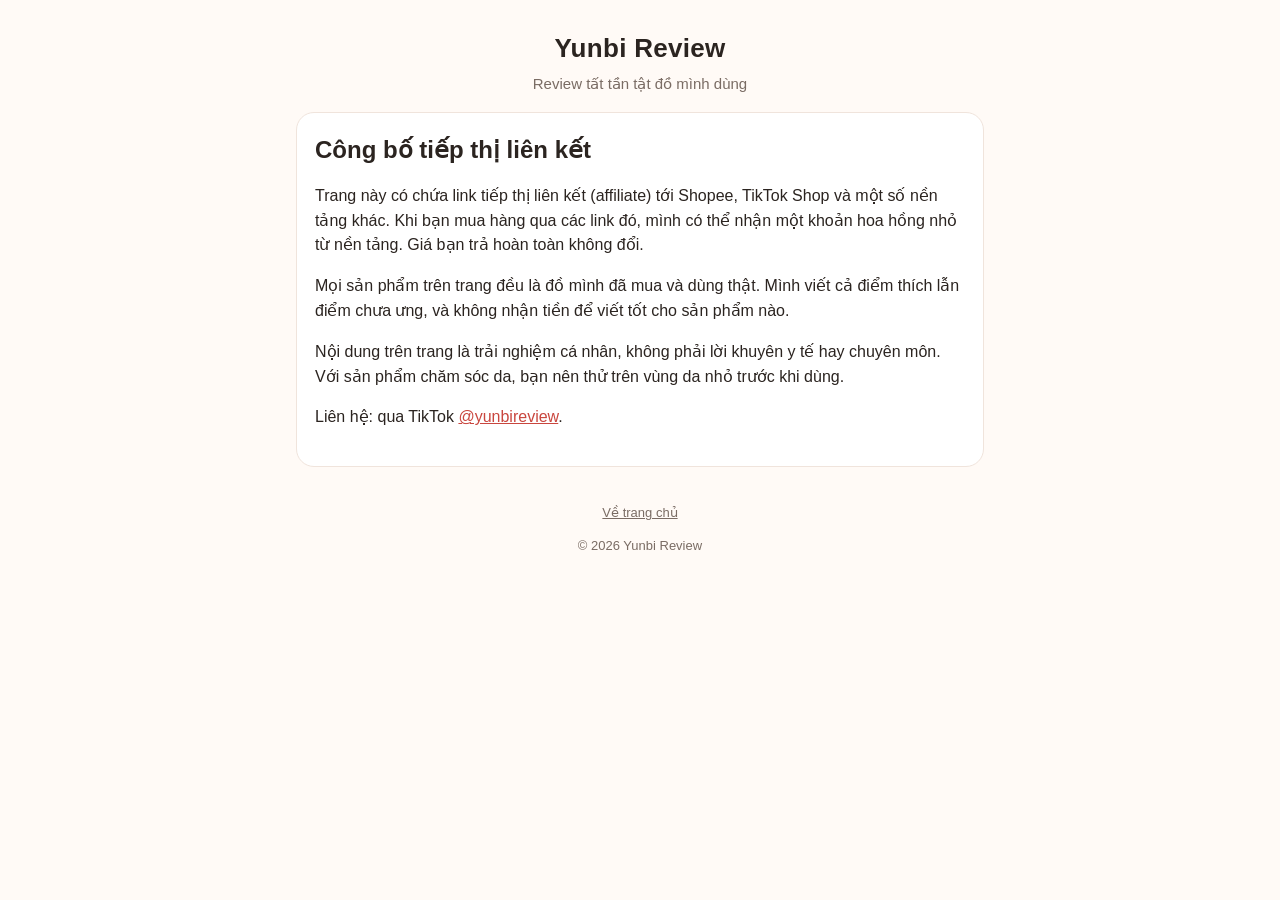
<file: disclosure.html>
<!DOCTYPE html>
<html lang="vi">
<head>
  <meta charset="utf-8">
  <meta name="viewport" content="width=device-width, initial-scale=1">
  <title>Công bố tiếp thị liên kết - Yunbi Review</title>
  <meta name="description" content="Thông tin về link tiếp thị liên kết trên trang.">
  <link rel="stylesheet" href="style.css">
</head>
<body>
<div class="wrap">
<header class="top">
  <h1><a href="index.html">Yunbi Review</a></h1>
  <p class="tag">Review tất tần tật đồ mình dùng</p>
</header>
<article class="hero"><div class="body">
<h1>Công bố tiếp thị liên kết</h1>
<p>Trang này có chứa link tiếp thị liên kết (affiliate) tới Shopee, TikTok Shop và một số nền tảng khác. Khi bạn mua hàng qua các link đó, mình có thể nhận một khoản hoa hồng nhỏ từ nền tảng. Giá bạn trả hoàn toàn không đổi.</p>
<p>Mọi sản phẩm trên trang đều là đồ mình đã mua và dùng thật. Mình viết cả điểm thích lẫn điểm chưa ưng, và không nhận tiền để viết tốt cho sản phẩm nào.</p>
<p>Nội dung trên trang là trải nghiệm cá nhân, không phải lời khuyên y tế hay chuyên môn. Với sản phẩm chăm sóc da, bạn nên thử trên vùng da nhỏ trước khi dùng.</p>
<p>Liên hệ: qua TikTok <a href="https://www.tiktok.com/@yunbireview" target="_blank" rel="noopener">@yunbireview</a>.</p>
</div></article>
<footer>
  <p><a href="index.html">Về trang chủ</a></p>
  <p>&copy; 2026 Yunbi Review</p>
</footer>
</div>
</body>
</html>
</file>
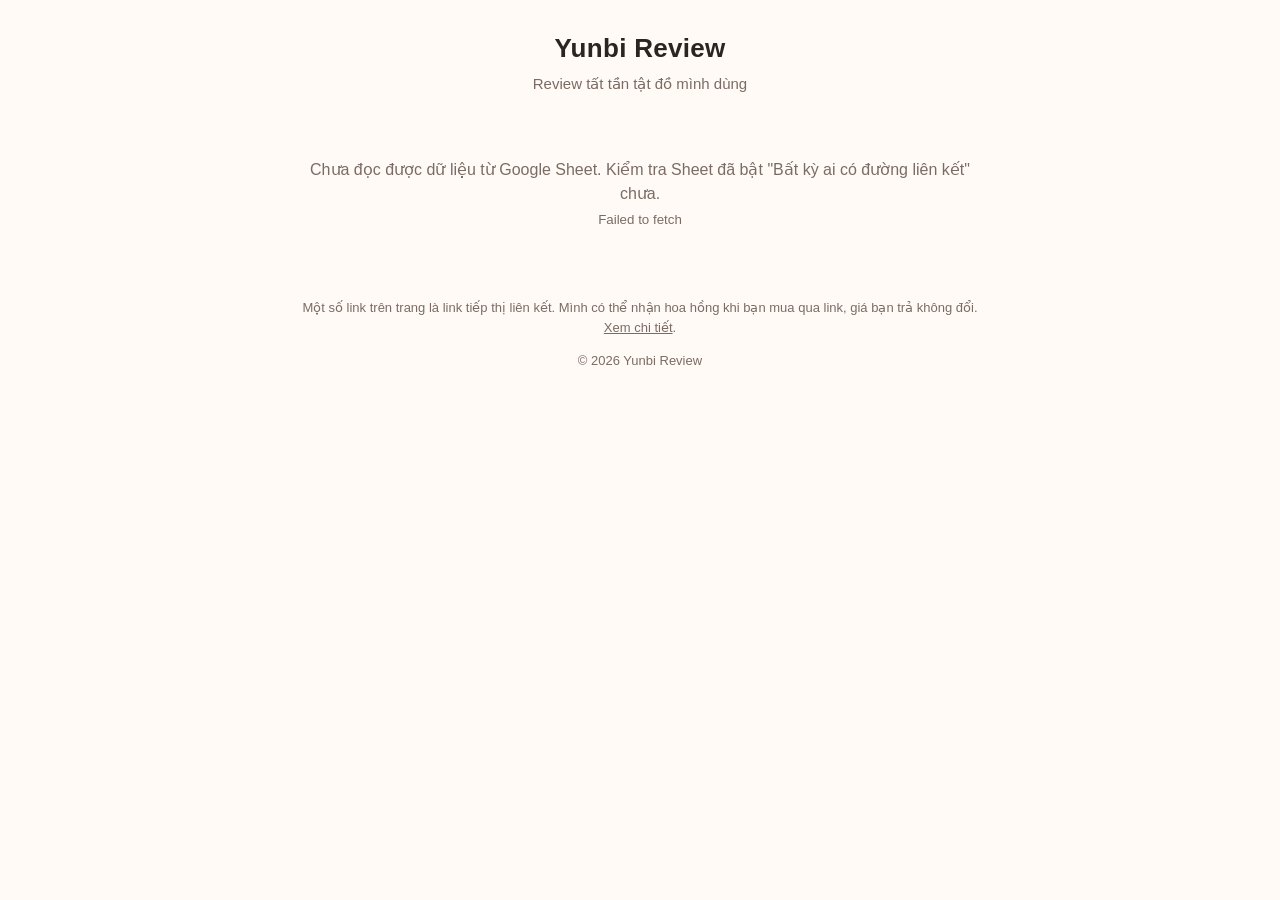
<file: product.html>
<!DOCTYPE html>
<html lang="vi">
<head>
  <meta charset="utf-8">
  <meta name="viewport" content="width=device-width, initial-scale=1">
  <title>Yunbi Review</title>
  <meta name="description" content="Review thật từ người dùng thật. Có khen có chê, link mua ở cuối bài.">
  <link rel="stylesheet" href="style.css">
</head>
<body data-page="product">
<div class="wrap">
<header class="top">
  <h1><a href="index.html">Yunbi Review</a></h1>
  <p class="tag">Review tất tần tật đồ mình dùng</p>
</header>
<div id="app"><p class="empty">Đang tải...</p></div>
<footer>
  <p>Một số link trên trang là link tiếp thị liên kết. Mình có thể nhận hoa hồng khi bạn mua qua link, giá bạn trả không đổi. <a href="disclosure.html">Xem chi tiết</a>.</p>
  <p>&copy; 2026 Yunbi Review</p>
</footer>
</div>
<script src="app.js"></script>
</body>
</html>
</file>
<file: style.css>
:root {
  --bg: #fffaf6;
  --card: #ffffff;
  --text: #2b2420;
  --muted: #7a6c64;
  --accent: #e8584f;
  --accent-dark: #c9463e;
  --line: #f0e4dc;
  --good: #2f8f5b;
  --warn: #b7791f;
}
* { box-sizing: border-box; }
html { -webkit-text-size-adjust: 100%; }
body {
  margin: 0;
  font-family: -apple-system, "Segoe UI", Roboto, "Helvetica Neue", Arial, sans-serif;
  background: var(--bg);
  color: var(--text);
  line-height: 1.55;
}
a { color: var(--accent-dark); }
.wrap { max-width: 720px; margin: 0 auto; padding: 0 16px; }
header.top {
  padding: 28px 0 16px;
  text-align: center;
}
header.top h1 { margin: 0; font-size: 26px; letter-spacing: .3px; }
header.top h1 a { color: var(--text); text-decoration: none; }
header.top .tag { margin: 4px 0 0; color: var(--muted); font-size: 15px; }
.intro {
  background: var(--card);
  border: 1px solid var(--line);
  border-radius: 16px;
  padding: 16px 18px;
  margin: 12px 0 24px;
  font-size: 15px;
}
.social { text-align: center; margin: -10px 0 22px; font-size: 14px; }
nav.sections {
  display: flex; flex-wrap: wrap; gap: 8px; justify-content: center;
  margin: 0 0 26px;
}
nav.sections a {
  text-decoration: none; font-size: 14px;
  background: var(--card); border: 1px solid var(--line);
  padding: 7px 12px; border-radius: 999px; color: var(--text);
}
section.group { margin: 0 0 34px; }
section.group h2 { font-size: 20px; margin: 0 0 4px; }
section.group .blurb { margin: 0 0 14px; color: var(--muted); font-size: 14px; }
.grid { display: grid; grid-template-columns: 1fr 1fr; gap: 12px; }
@media (max-width: 420px) { .grid { grid-template-columns: 1fr; } }
.card {
  display: block; text-decoration: none; color: inherit;
  background: var(--card); border: 1px solid var(--line);
  border-radius: 16px; overflow: hidden;
}
.card .img {
  aspect-ratio: 4 / 3; background: linear-gradient(135deg, #fde9e3, #fff3ea);
  display: flex; align-items: center; justify-content: center;
  color: var(--muted); font-size: 13px;
}
.card .img img { width: 100%; height: 100%; object-fit: cover; display: block; }
.card .body { padding: 12px 14px 14px; }
.card h3 { margin: 0 0 4px; font-size: 16px; }
.card p { margin: 0; font-size: 14px; color: var(--muted); }
.card .price { display: inline-block; margin-top: 8px; font-size: 13px; color: var(--accent-dark); font-weight: 600; }

/* product page */
.back { display: inline-block; margin: 18px 0 6px; font-size: 14px; text-decoration: none; }
.hero {
  background: var(--card); border: 1px solid var(--line); border-radius: 18px; overflow: hidden;
}
.hero .img { aspect-ratio: 4 / 3; background: linear-gradient(135deg, #fde9e3, #fff3ea); display:flex; align-items:center; justify-content:center; color: var(--muted); }
.hero .img img { width: 100%; height: 100%; object-fit: cover; display: block; }
.hero .body { padding: 18px 18px 20px; }
.hero h1 { margin: 0 0 6px; font-size: 24px; }
.hero .short { margin: 0 0 14px; font-size: 16px; color: var(--muted); }
.hero .price { font-size: 14px; color: var(--accent-dark); font-weight: 600; margin-bottom: 14px; }
.btn {
  display: block; text-align: center; text-decoration: none;
  background: var(--accent); color: #fff; font-weight: 700; font-size: 17px;
  padding: 14px 18px; border-radius: 12px; margin: 6px 0;
}
.btn:hover { background: var(--accent-dark); }
.btn.ghost { background: transparent; color: var(--text); border: 1px solid var(--line); font-weight: 600; }
.btn[hidden] { display: none; }
.lists { margin: 18px 0 0; }
.lists h4 { margin: 14px 0 6px; font-size: 15px; }
.lists h4.good { color: var(--good); }
.lists h4.warn { color: var(--warn); }
.lists ul { margin: 0; padding-left: 20px; font-size: 15px; }
.lists li { margin: 4px 0; }
.for { margin: 16px 0 0; font-size: 15px; }
.note { margin: 14px 0 0; font-size: 13px; color: var(--muted); }
.related { margin: 28px 0 0; }
.related h3 { font-size: 17px; margin: 0 0 10px; }
footer {
  margin: 36px 0 28px; text-align: center; font-size: 13px; color: var(--muted);
}
footer a { color: var(--muted); }

.empty { text-align:center; color: var(--muted); padding: 30px 0; }
</file>
